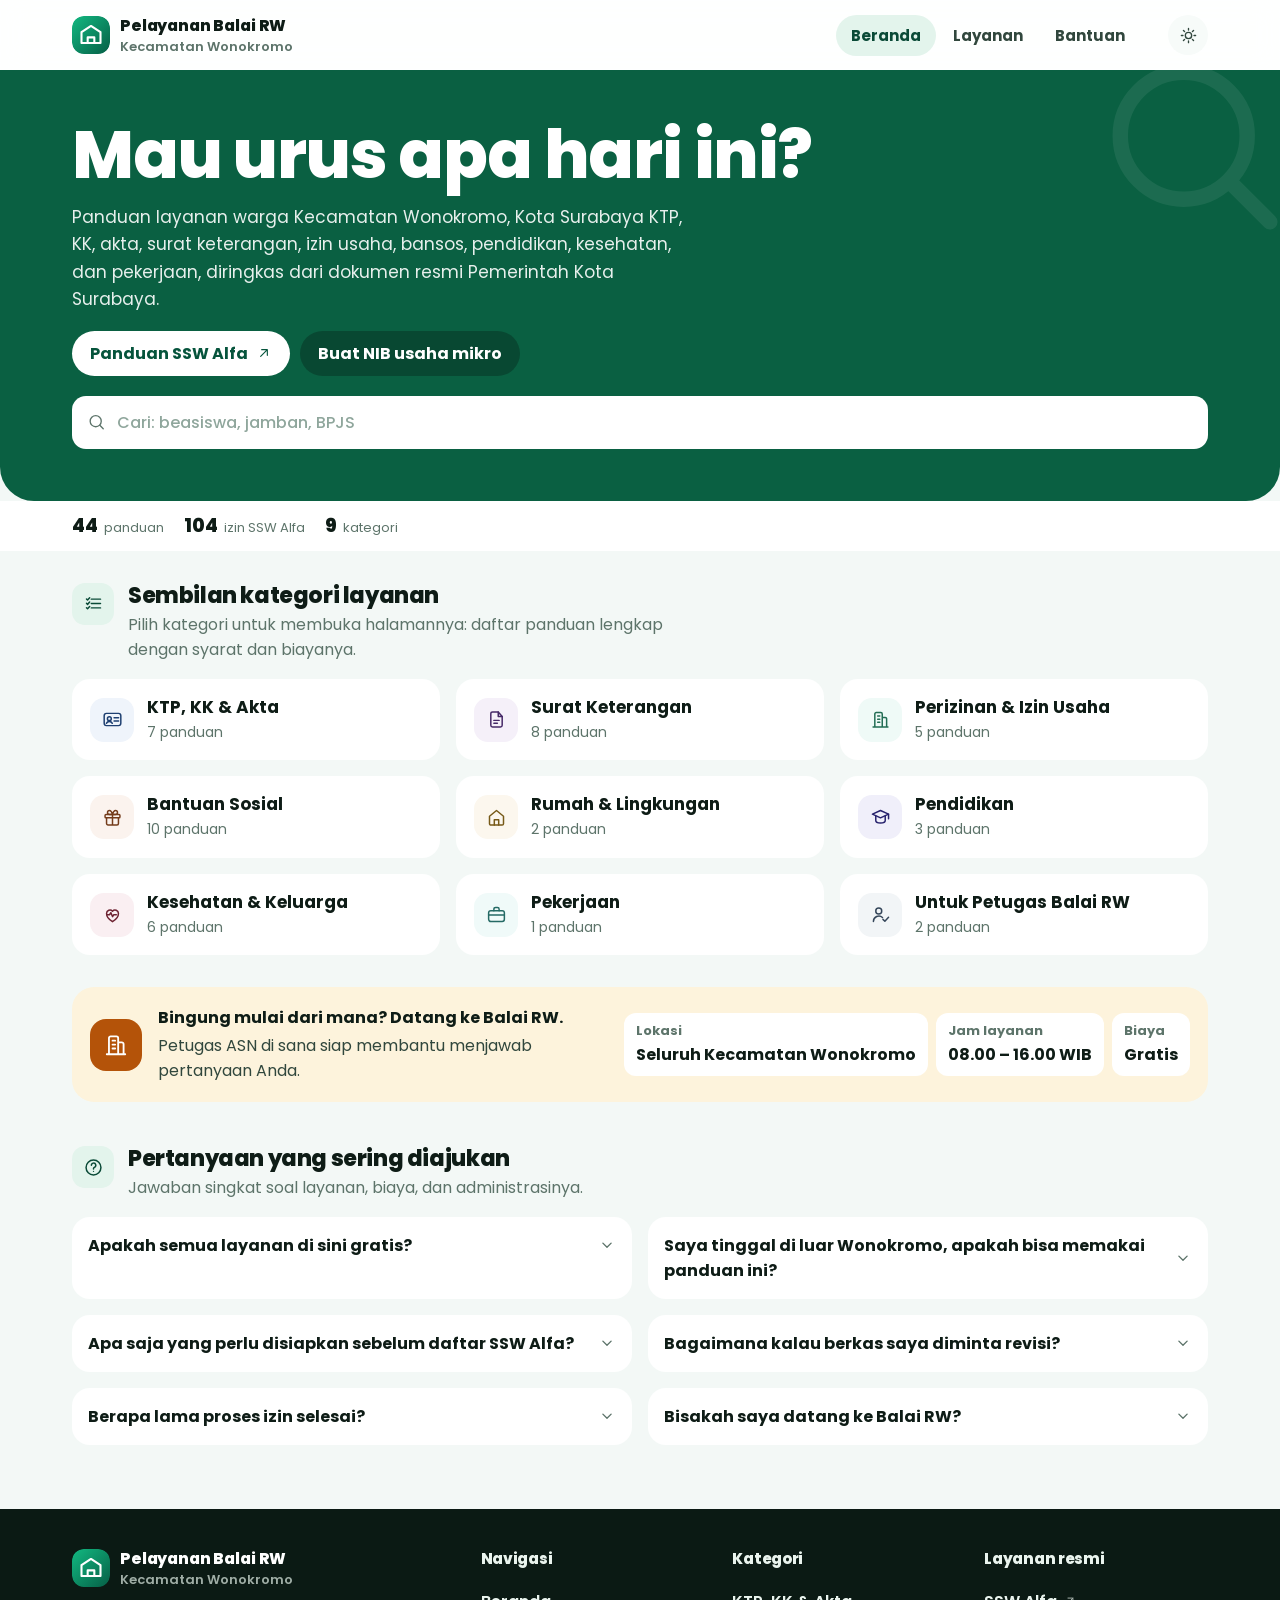
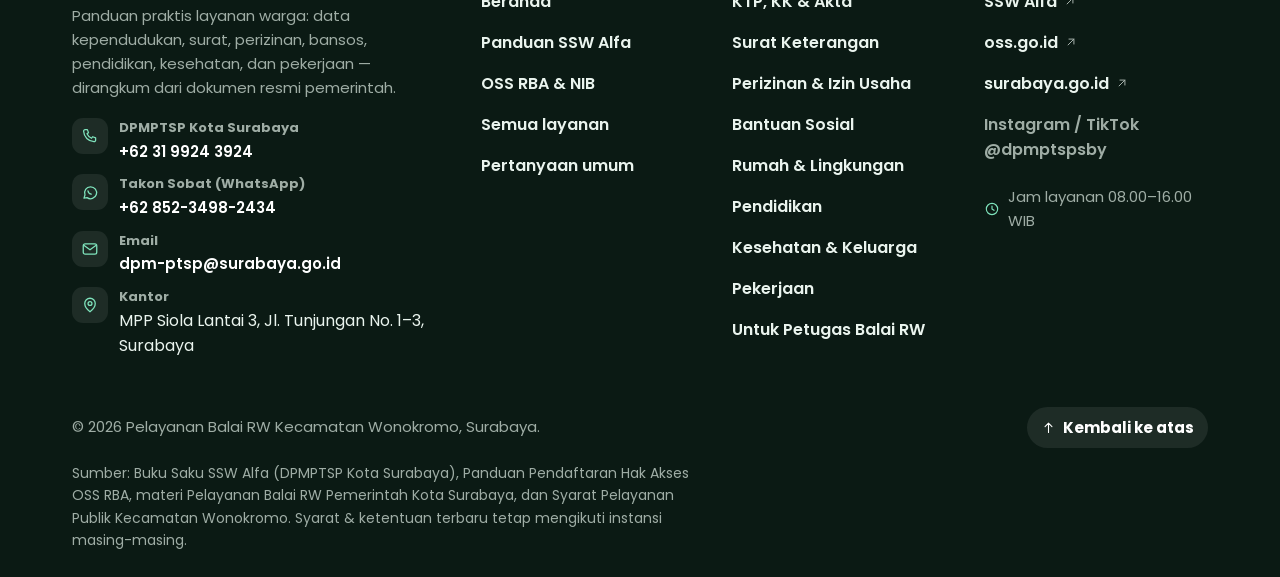
<file: index.html>
<!doctype html>
<html lang="id">
<head>
<meta charset="utf-8">
<meta name="viewport" content="width=device-width, initial-scale=1, viewport-fit=cover">
<meta name="description" content="Panduan layanan warga Kecamatan Wonokromo, Surabaya: KTP, KK, akta, surat keterangan, izin usaha & NIB, cek dan sanggah desil, bansos, beasiswa, dan kesehatan.">
<meta name="author" content="Muhammad Ghifari Iksan, S.Tr.IP., M.A.P.">
<meta name="theme-color" content="#065F46">
<meta property="og:type" content="website">
<meta property="og:site_name" content="Pelayanan Balai RW Wonokromo">
<meta property="og:title" content="Pelayanan Balai RW Kecamatan Wonokromo">
<meta property="og:description" content="Panduan layanan warga Kecamatan Wonokromo, Surabaya: KTP, KK, akta, surat keterangan, izin usaha & NIB, cek dan sanggah desil, bansos, beasiswa, dan kesehatan.">
<meta property="og:url" content="https://pelayanan-balai-rw.netlify.app/">
<meta property="og:locale" content="id_ID">
<link rel="icon" type="image/svg+xml" href="data:image/svg+xml,%3Csvg xmlns='http://www.w3.org/2000/svg' viewBox='0 0 64 64'%3E%3Cdefs%3E%3ClinearGradient id='g' x1='0' y1='0' x2='1' y2='1'%3E%3Cstop offset='0' stop-color='%230E9F6E'/%3E%3Cstop offset='1' stop-color='%23065440'/%3E%3C/linearGradient%3E%3C/defs%3E%3Crect width='64' height='64' rx='16' fill='url(%23g)'/%3E%3Cpath d='M32 14 16 26v22h32V26L32 14Z' fill='none' stroke='%23fff' stroke-width='4' stroke-linejoin='round'/%3E%3Cpath d='M27 48V38h10v10' fill='none' stroke='%23fff' stroke-width='4' stroke-linejoin='round'/%3E%3C/svg%3E">
<title>Pelayanan Balai RW Wonokromo</title>
<link rel="preconnect" href="https://fonts.googleapis.com">
<link rel="preconnect" href="https://fonts.gstatic.com" crossorigin>
<link rel="stylesheet" href="https://fonts.googleapis.com/css2?family=Poppins:wght@400;500;600;700;800&display=swap">
<link rel="stylesheet" href="assets/style.css">
<link rel="manifest" href="manifest.webmanifest">
<meta name="mobile-web-app-capable" content="yes">
<meta name="apple-mobile-web-app-title" content="Balai RW Wonokromo">
<meta name="format-detection" content="telephone=no">
<link rel="apple-touch-icon" href="assets/icons/apple-touch-icon.png">
<link rel="canonical" href="https://pelayanan-balai-rw.netlify.app/">
<meta property="og:image" content="https://pelayanan-balai-rw.netlify.app/assets/icons/icon-512.png">
<meta property="og:image:alt" content="Pelayanan Balai RW Wonokromo">
<script>
/* Tema: set sebelum render agar tidak ada kedipan. ?t=light|dark untuk pratinjau. */
(function(){try{
  var q=new URLSearchParams(location.search).get("t");
  var t=(q==="light"||q==="dark")?q:localStorage.getItem("brw-theme");
  if(t!=="light"&&t!=="dark")t=matchMedia("(prefers-color-scheme: dark)").matches?"dark":"light";
  document.documentElement.dataset.theme=t;
}catch(e){document.documentElement.dataset.theme="light";}})();
</script>
</head>
<body>

<!-- ============ IKON SVG (satu sprite, tanpa dependensi) ============ -->
<svg class="sprite" aria-hidden="true" focusable="false" width="0" height="0"><defs>
  <symbol id="i-search" viewBox="0 0 24 24" fill="none" stroke="currentColor" stroke-width="1.7" stroke-linecap="round" stroke-linejoin="round"><circle cx="11" cy="11" r="7"/><path d="M20.5 20.5 16.2 16.2"/></symbol>
  <symbol id="i-x" viewBox="0 0 24 24" fill="none" stroke="currentColor" stroke-width="1.7" stroke-linecap="round" stroke-linejoin="round"><path d="M6.5 6.5 17.5 17.5M17.5 6.5 6.5 17.5"/></symbol>
  <symbol id="i-menu" viewBox="0 0 24 24" fill="none" stroke="currentColor" stroke-width="1.7" stroke-linecap="round"><path d="M4 7h16M4 12h16M4 17h11"/></symbol>
  <symbol id="i-arrow-right" viewBox="0 0 24 24" fill="none" stroke="currentColor" stroke-width="1.7" stroke-linecap="round" stroke-linejoin="round"><path d="M4.5 12h14M13 6.5l5.5 5.5L13 17.5"/></symbol>
  <symbol id="i-arrow-left" viewBox="0 0 24 24" fill="none" stroke="currentColor" stroke-width="1.7" stroke-linecap="round" stroke-linejoin="round"><path d="M19.5 12h-14M11 6.5 5.5 12 11 17.5"/></symbol>
  <symbol id="i-arrow-up-right" viewBox="0 0 24 24" fill="none" stroke="currentColor" stroke-width="1.7" stroke-linecap="round" stroke-linejoin="round"><path d="M7 17 17 7M8.5 7H17v8.5"/></symbol>
  <symbol id="i-arrow-up" viewBox="0 0 24 24" fill="none" stroke="currentColor" stroke-width="1.7" stroke-linecap="round" stroke-linejoin="round"><path d="M12 20V5M6.5 10.5 12 5l5.5 5.5"/></symbol>
  <symbol id="i-chevron-down" viewBox="0 0 24 24" fill="none" stroke="currentColor" stroke-width="1.8" stroke-linecap="round" stroke-linejoin="round"><path d="M6.5 9.5 12 15l5.5-5.5"/></symbol>
  <symbol id="i-chevron-right" viewBox="0 0 24 24" fill="none" stroke="currentColor" stroke-width="1.8" stroke-linecap="round" stroke-linejoin="round"><path d="M9.5 6.5 15 12l-5.5 5.5"/></symbol>
  <symbol id="i-phone" viewBox="0 0 24 24" fill="none" stroke="currentColor" stroke-width="1.7" stroke-linecap="round" stroke-linejoin="round"><path d="M5.5 3.5h3l1.5 4-2 1.4a12 12 0 0 0 6.1 6.1l1.4-2 4 1.5v3a2 2 0 0 1-2.2 2A14.5 14.5 0 0 1 3.5 5.7a2 2 0 0 1 2-2.2Z"/></symbol>
  <symbol id="i-mail" viewBox="0 0 24 24" fill="none" stroke="currentColor" stroke-width="1.7" stroke-linecap="round" stroke-linejoin="round"><rect x="3" y="5.2" width="18" height="13.6" rx="2.5"/><path d="m4.2 7.4 7.8 5.6 7.8-5.6"/></symbol>
  <symbol id="i-pin" viewBox="0 0 24 24" fill="none" stroke="currentColor" stroke-width="1.7" stroke-linecap="round" stroke-linejoin="round"><path d="M12 21s7-5.4 7-11a7 7 0 1 0-14 0c0 5.6 7 11 7 11Z"/><circle cx="12" cy="10" r="2.6"/></symbol>
  <symbol id="i-clock" viewBox="0 0 24 24" fill="none" stroke="currentColor" stroke-width="1.7" stroke-linecap="round" stroke-linejoin="round"><circle cx="12" cy="12" r="8.5"/><path d="M12 7.5V12l3 2"/></symbol>
  <symbol id="i-chat" viewBox="0 0 24 24" fill="none" stroke="currentColor" stroke-width="1.7" stroke-linecap="round" stroke-linejoin="round"><path d="M4 20.2 5.3 15.8A8 8 0 1 1 8.1 19.5L4 20.2Z"/><path d="M9.3 10.4c.4 2.4 1.9 4 4.4 4.4"/></symbol>
  <symbol id="i-copy" viewBox="0 0 24 24" fill="none" stroke="currentColor" stroke-width="1.7" stroke-linecap="round" stroke-linejoin="round"><rect x="9" y="9" width="11.5" height="11.5" rx="2.5"/><path d="M5.8 15H5.5a1 1 0 0 1-1-1V5.5a1 1 0 0 1 1-1H14a1 1 0 0 1 1 1v.3"/></symbol>
  <symbol id="i-check" viewBox="0 0 24 24" fill="none" stroke="currentColor" stroke-width="1.9" stroke-linecap="round" stroke-linejoin="round"><path d="M5 12.5 9.5 17 19 7"/></symbol>
  <symbol id="i-check-circle" viewBox="0 0 24 24" fill="none" stroke="currentColor" stroke-width="1.7" stroke-linecap="round" stroke-linejoin="round"><circle cx="12" cy="12" r="8.5"/><path d="M8.4 12.2l2.6 2.6 4.6-5.2"/></symbol>
  <symbol id="i-alert" viewBox="0 0 24 24" fill="none" stroke="currentColor" stroke-width="1.7" stroke-linecap="round" stroke-linejoin="round"><path d="M12 4.5 21 19.5H3L12 4.5Z"/><path d="M12 10v4"/><circle cx="12" cy="16.9" r=".7" fill="currentColor" stroke="none"/></symbol>
  <symbol id="i-info" viewBox="0 0 24 24" fill="none" stroke="currentColor" stroke-width="1.7" stroke-linecap="round" stroke-linejoin="round"><circle cx="12" cy="12" r="8.5"/><path d="M12 11.2v5"/><circle cx="12" cy="8.1" r=".8" fill="currentColor" stroke="none"/></symbol>
  <symbol id="i-help" viewBox="0 0 24 24" fill="none" stroke="currentColor" stroke-width="1.7" stroke-linecap="round" stroke-linejoin="round"><circle cx="12" cy="12" r="8.5"/><path d="M9.6 9.5a2.5 2.5 0 1 1 3.4 2.3c-.6.3-1 .9-1 1.6v.4"/><circle cx="12" cy="16.4" r=".8" fill="currentColor" stroke="none"/></symbol>
  <symbol id="i-sun" viewBox="0 0 24 24" fill="none" stroke="currentColor" stroke-width="1.7" stroke-linecap="round" stroke-linejoin="round"><circle cx="12" cy="12" r="4"/><path d="M12 3v2M12 19v2M3 12h2M19 12h2M5.6 5.6 7 7M17 17l1.4 1.4M18.4 5.6 17 7M7 17l-1.4 1.4"/></symbol>
  <symbol id="i-moon" viewBox="0 0 24 24" fill="none" stroke="currentColor" stroke-width="1.7" stroke-linecap="round" stroke-linejoin="round"><path d="M20 13.6A8.2 8.2 0 0 1 10.4 4 8.2 8.2 0 1 0 20 13.6Z"/></symbol>
  <symbol id="i-globe" viewBox="0 0 24 24" fill="none" stroke="currentColor" stroke-width="1.7" stroke-linecap="round" stroke-linejoin="round"><circle cx="12" cy="12" r="8.5"/><path d="M3.5 12h17M12 3.5c2.4 2.3 3.6 5.1 3.6 8.5s-1.2 6.2-3.6 8.5c-2.4-2.3-3.6-5.1-3.6-8.5S9.6 5.8 12 3.5Z"/></symbol>
  <symbol id="i-share" viewBox="0 0 24 24" fill="none" stroke="currentColor" stroke-width="1.7" stroke-linecap="round" stroke-linejoin="round"><circle cx="6.2" cy="12" r="2.6"/><circle cx="17.4" cy="6.2" r="2.6"/><circle cx="17.4" cy="17.8" r="2.6"/><path d="m8.5 10.7 6.6-3.3M8.5 13.3l6.6 3.3"/></symbol>
  <symbol id="i-book" viewBox="0 0 24 24" fill="none" stroke="currentColor" stroke-width="1.7" stroke-linecap="round" stroke-linejoin="round"><path d="M4 5.6A2.2 2.2 0 0 1 6.2 4H11v16H6.2A2.2 2.2 0 0 0 4 21.4V5.6Z"/><path d="M20 5.6A2.2 2.2 0 0 0 17.8 4H13v16h4.8a2.2 2.2 0 0 1 2.2 1.4V5.6Z"/></symbol>
  <symbol id="i-list" viewBox="0 0 24 24" fill="none" stroke="currentColor" stroke-width="1.7" stroke-linecap="round" stroke-linejoin="round"><path d="M9.5 7H20M9.5 12H20M9.5 17H20"/><path d="M4 6.8 5.2 8 7.6 5.4M4 11.8 5.2 13l2.4-2.6M4 16.8 5.2 18l2.4-2.6"/></symbol>
  <symbol id="i-route" viewBox="0 0 24 24" fill="none" stroke="currentColor" stroke-width="1.7" stroke-linecap="round" stroke-linejoin="round"><circle cx="6" cy="6" r="2.5"/><circle cx="18" cy="18" r="2.5"/><path d="M6 8.5V13a4 4 0 0 0 4 4h5.5"/></symbol>
  <symbol id="i-users" viewBox="0 0 24 24" fill="none" stroke="currentColor" stroke-width="1.7" stroke-linecap="round" stroke-linejoin="round"><circle cx="9" cy="8" r="3.2"/><path d="M3.6 19.6a5.4 5.4 0 0 1 10.8 0"/><path d="M16.2 5.4a3.2 3.2 0 0 1 0 5.8M17.6 14.6a5.4 5.4 0 0 1 2.8 4.8"/></symbol>
  <symbol id="i-user-check" viewBox="0 0 24 24" fill="none" stroke="currentColor" stroke-width="1.7" stroke-linecap="round" stroke-linejoin="round"><circle cx="10" cy="8" r="3.4"/><path d="M3.9 20a6.2 6.2 0 0 1 10.4-4.6"/><path d="M14.8 17.6 17 19.8l4.2-4.6"/></symbol>
  <symbol id="i-briefcase" viewBox="0 0 24 24" fill="none" stroke="currentColor" stroke-width="1.7" stroke-linecap="round" stroke-linejoin="round"><rect x="3" y="7.6" width="18" height="12.4" rx="2.5"/><path d="M9 7.6V6a2 2 0 0 1 2-2h2a2 2 0 0 1 2 2v1.6M3 12.6h18"/></symbol>
  <symbol id="i-home" viewBox="0 0 24 24" fill="none" stroke="currentColor" stroke-width="1.7" stroke-linecap="round" stroke-linejoin="round"><path d="M4 10.6 12 4l8 6.6V19a1.6 1.6 0 0 1-1.6 1.6H5.6A1.6 1.6 0 0 1 4 19v-8.4Z"/><path d="M9.5 20.6v-6h5v6"/></symbol>
  <symbol id="i-grad" viewBox="0 0 24 24" fill="none" stroke="currentColor" stroke-width="1.7" stroke-linecap="round" stroke-linejoin="round"><path d="M12 4 2.8 8.2 12 12.4l9.2-4.2L12 4Z"/><path d="M6.6 10.4v4.9c0 1.6 2.4 2.9 5.4 2.9s5.4-1.3 5.4-2.9v-4.9M21.2 8.4v5"/></symbol>
  <symbol id="i-heart" viewBox="0 0 24 24" fill="none" stroke="currentColor" stroke-width="1.7" stroke-linecap="round" stroke-linejoin="round"><path d="M12 20.2S5.2 16 5.2 10.8a3.9 3.9 0 0 1 6.8-2.6 3.9 3.9 0 0 1 6.8 2.6c0 5.2-6.8 9.4-6.8 9.4Z"/><path d="M5.8 12.2h2.9l1.4-2.3 2 4.6 1.4-2.3h2.9"/></symbol>
  <symbol id="i-idcard" viewBox="0 0 24 24" fill="none" stroke="currentColor" stroke-width="1.7" stroke-linecap="round" stroke-linejoin="round"><rect x="2.5" y="5" width="19" height="14" rx="2.6"/><circle cx="8.4" cy="11" r="2.2"/><path d="M5 16.4a3.7 3.7 0 0 1 6.8 0M13.8 10H19M13.8 13.6H19"/></symbol>
  <symbol id="i-file" viewBox="0 0 24 24" fill="none" stroke="currentColor" stroke-width="1.7" stroke-linecap="round" stroke-linejoin="round"><path d="M14 3.5H7.5A2 2 0 0 0 5.5 5.5v13a2 2 0 0 0 2 2h9a2 2 0 0 0 2-2V8.5Z"/><path d="M14 3.5v5h4.5M9 13h6M9 16.4h4"/></symbol>
  <symbol id="i-building" viewBox="0 0 24 24" fill="none" stroke="currentColor" stroke-width="1.7" stroke-linecap="round" stroke-linejoin="round"><path d="M3.5 20.5h17M5.5 20.5V5.6A1.6 1.6 0 0 1 7.1 4h5.3a1.6 1.6 0 0 1 1.6 1.6v14.9M14 9.6h3.4a1.6 1.6 0 0 1 1.6 1.6v9.3M8.8 8h2.4M8.8 11.6h2.4M8.8 15.2h2.4"/></symbol>
  <symbol id="i-gift" viewBox="0 0 24 24" fill="none" stroke="currentColor" stroke-width="1.7" stroke-linecap="round" stroke-linejoin="round"><rect x="3.5" y="8.6" width="17" height="3.8" rx="1"/><path d="M5.2 12.4v6.4a1.7 1.7 0 0 0 1.7 1.7h10.2a1.7 1.7 0 0 0 1.7-1.7v-6.4M12 8.6v11.9M12 8.6s-1.2-4.6-3.4-4.6a2.2 2.2 0 1 0 0 4.6H12ZM12 8.6s1.2-4.6 3.4-4.6a2.2 2.2 0 1 1 0 4.6H12Z"/></symbol>
  <symbol id="i-sparkle" viewBox="0 0 24 24" fill="none" stroke="currentColor" stroke-width="1.7" stroke-linecap="round" stroke-linejoin="round"><path d="M12 3.5 13.8 9l5.7 1.9-5.7 1.9L12 18.5l-1.8-5.7L4.5 10.9 10.2 9 12 3.5Z"/><path d="M18.5 3.5v3M17 5h3"/></symbol>
  <symbol id="i-calendar" viewBox="0 0 24 24" fill="none" stroke="currentColor" stroke-width="1.7" stroke-linecap="round" stroke-linejoin="round"><rect x="3.5" y="5" width="17" height="15.5" rx="2.6"/><path d="M3.5 9.6h17M8 3.5v3M16 3.5v3"/></symbol>
</defs></svg>

<!-- ============ HEADER ============ -->
<header class="head" id="head">
  <div class="wrap head-bar">
    <a class="logo" href="#beranda" data-nav="beranda">
      <span class="logo-mark" aria-hidden="true">
        <svg viewBox="0 0 40 40" focusable="false"><defs><linearGradient id="lg" x1="0" y1="0" x2="1" y2="1"><stop offset="0" stop-color="var(--mark-a)"/><stop offset="1" stop-color="var(--mark-b)"/></linearGradient></defs><rect width="40" height="40" rx="12" fill="url(#lg)"/><path d="M20 10.5 10 17v11.5h20V17L20 10.5Z" fill="none" stroke="#fff" stroke-width="2.2" stroke-linejoin="round"/><path d="M16.5 28.5v-6h7v6" fill="none" stroke="#fff" stroke-width="2.2" stroke-linejoin="round"/></svg>
      </span>
      <span class="logo-txt"><strong>Pelayanan Balai RW</strong><em>Kecamatan Wonokromo</em></span>
    </a>

    <nav class="mainnav" aria-label="Navigasi utama">
      <a href="#beranda" data-nav="beranda">Beranda</a>
      <a href="#layanan" data-nav="layanan">Layanan</a>
      <button type="button" data-nav="bantuan" data-go="bantuan">Bantuan</button>
    </nav>

    <div class="head-tools">
      <button class="ibtn" id="themeBtn" type="button" aria-label="Ganti mode gelap/terang" aria-pressed="false">
        <svg class="ic ic-sun" aria-hidden="true"><use href="#i-sun"/></svg><svg class="ic ic-moon" aria-hidden="true"><use href="#i-moon"/></svg>
      </button>
      <button class="ibtn burger" id="menuBtn" type="button" aria-label="Buka menu" aria-expanded="false" aria-controls="drawer"><svg class="ic" aria-hidden="true"><use href="#i-menu"/></svg></button>
    </div>
  </div>
</header>

<div class="drawer" id="drawer" hidden>
    <div class="drawer-in">
      <p class="drawer-t">Menu</p>
      <a href="#beranda" data-nav="beranda">Beranda</a>
      <a href="#layanan" data-nav="layanan">Semua layanan</a>
      <button type="button" data-go="faq">Pertanyaan umum</button>
      <button type="button" data-nav="bantuan" data-go="bantuan">Kontak bantuan</button>
      <div class="drawer-foot">
        <p>Kantor Wonokromo, Surabaya</p>
        <a href="tel:+623199243924"><svg class="ic" aria-hidden="true"><use href="#i-phone"/></svg> +62 31 9924 3924</a>
        <a href="https://wa.me/6285234982434" target="_blank" rel="noopener"><svg class="ic" aria-hidden="true"><use href="#i-chat"/></svg> Takon Sobat (WhatsApp)</a>
      </div>
    </div>
  </div>

<!-- ================= BERANDA ================= -->
<div data-view="beranda">
  <section class="hero">
    <div class="wrap">
      <h1>Mau urus apa hari ini?</h1>
      <p class="lead">Panduan layanan warga Kecamatan Wonokromo, Kota Surabaya 
        KTP, KK, akta, surat keterangan, izin usaha, bansos, pendidikan, kesehatan, dan pekerjaan, diringkas dari dokumen resmi Pemerintah Kota Surabaya.</p>
      <div class="hero-cta">
        <a class="btn btn-primary" href="#ssw">Panduan SSW Alfa <svg class="ic" aria-hidden="true"><use href="#i-arrow-up-right"/></svg></a>
        <a class="btn btn-soft" href="#oss">Buat NIB usaha mikro</a>
      </div>
      <form class="search hero-search" role="search" id="hsearchHero">
        <label class="sr" for="hq">Cari layanan</label>
        <svg class="ic" aria-hidden="true"><use href="#i-search"/></svg>
        <input id="hq" type="search" placeholder="Cari: beasiswa, jamban, BPJS" autocomplete="off">
        <button class="clr" id="hclr" type="button" aria-label="Hapus pencarian" hidden>×</button>
      </form>
    </div>
    <span class="hero-orn" aria-hidden="true"><svg class="ic"><use href="#i-search"/></svg></span>
  </section>

  <div class="strip">
    <div class="wrap strip-in">
      <div class="stats" id="hstats"></div>
    </div>
  </div>

  <main class="wrap">
    <section class="ksec" id="kategori">
      <div class="sec-h">
        <span class="sec-ic"><svg class="ic" aria-hidden="true"><use href="#i-list"/></svg></span>
        <div><h2>Sembilan kategori layanan</h2><p>Pilih kategori untuk membuka halamannya: daftar panduan lengkap dengan syarat dan biayanya.</p></div>
      </div>
      <div class="kgrid" id="kgrid"></div>
    </section>

    <div id="hout"></div>

    <section class="faqsec" id="faq">
      <div class="sec-h">
        <span class="sec-ic"><svg class="ic" aria-hidden="true"><use href="#i-help"/></svg></span>
        <div><h2>Pertanyaan yang sering diajukan</h2><p>Jawaban singkat soal layanan, biaya, dan administrasinya.</p></div>
      </div>
      <div class="faq">
        <details class="faq-item"><summary>Apakah semua layanan di sini gratis?<svg class="ic" aria-hidden="true"><use href="#i-chevron-down"/></svg></summary><p>Pendampingan dan panduan di Balai RW tidak dipungut biaya. Sebagian izin di SSW Alfa memang menetapkan retribusi daerah; besaran dan syaratnya mengikuti ketentuan instansi pemroses masing-masing.</p></details>
        <details class="faq-item"><summary>Saya tinggal di luar Wonokromo, apakah bisa memakai panduan ini?<svg class="ic" aria-hidden="true"><use href="#i-chevron-down"/></svg></summary><p>Bisa. Langkah dan syarat antar-kecamatan umumnya mirip, tapi beberapa layanan punya daftar syarat khusus. Untuk layanan yang berbeda, konfirmasi dulu ke kecamatan tempat Anda tinggal.</p></details>
        <details class="faq-item"><summary>Apa saja yang perlu disiapkan sebelum daftar SSW Alfa?<svg class="ic" aria-hidden="true"><use href="#i-chevron-down"/></svg></summary><p>Email yang belum pernah terdaftar, nomor HP aktif, KTP (atau paspor), serta berkas persyaratan sesuai layanan yang akan Anda ajukan. Berkasnya boleh berupa foto atau hasil pindai.</p></details>
        <details class="faq-item"><summary>Bagaimana kalau berkas saya diminta revisi?<svg class="ic" aria-hidden="true"><use href="#i-chevron-down"/></svg></summary><p>Tidak perlu daftar ulang. Buka menu <b>Permohonan Saya</b>, baca catatan perbaikan dari petugas, unggah ulang berkas yang diperbaiki, lalu kirim kembali.</p></details>
        <details class="faq-item"><summary>Berapa lama proses izin selesai?<svg class="ic" aria-hidden="true"><use href="#i-chevron-down"/></svg></summary><p>Tergantung instansi yang memproses. Statusnya bisa dipantau langsung di SSW Alfa pada menu <b>Permohonan Saya</b>, termasuk catatan bila masih perlu revisi.</p></details>
        <details class="faq-item"><summary>Bisakah saya datang ke Balai RW?<svg class="ic" aria-hidden="true"><use href="#i-chevron-down"/></svg></summary><p>Bisa. Balai RW tersedia di seluruh RT/RW Kecamatan Wonokromo pada pukul <b>08.00–16.00 WIB</b>. Bawa KTP dan berkas yang akan diurus supaya lebih cepat.</p></details>
      </div>
    </section>
  </main>
</div>

<!-- ================= LAYANAN: katalog semua kategori ================= -->
<div data-view="layanan" hidden>
  <section class="hero hero-l">
    <div class="wrap">
      <a class="back hero-back" href="#beranda"><svg class="ic" aria-hidden="true"><use href="#i-arrow-left"/></svg> Kembali ke Beranda</a>
      <h1>Semua layanan</h1>
      <p class="lead">Sembilan kategori layanan warga Kecamatan Wonokromo — dari KTP sampai izin usaha. Pilih kategori untuk melihat panduannya satu per satu.</p>
      <form class="search hero-search" role="search" id="lsearch">
        <label class="sr" for="lq">Cari layanan</label>
        <svg class="ic" aria-hidden="true"><use href="#i-search"/></svg>
        <input id="lq" type="search" placeholder="Cari layanan: KTP, bansos, jamban" autocomplete="off">
        <button class="clr" id="lclr" type="button" aria-label="Hapus pencarian" hidden>×</button>
      </form>
    </div>
    <span class="hero-orn" aria-hidden="true"><svg class="ic"><use href="#i-list"/></svg></span>
  </section>
  <main class="wrap" id="layananBody"></main>
</div>

<!-- ================= SSW ALFA ================= -->
<div data-view="ssw" hidden>
  <section class="hero">
    <div class="wrap">
      <h1>SSW Alfa</h1>
      <p class="lead">SSW Alfa (Surabaya Single Window Alfa) adalah aplikasi perizinan online Pemerintah Kota Surabaya. Daftar, unggah berkas, pantau status, sampai cetak izin bisa dari rumah tanpa bolak-balik ke kantor.</p>
      <div class="cta">
        <a class="btn btn-primary" href="https://sswalfa.surabaya.go.id" target="_blank" rel="noopener">Buka SSW Alfa <svg class="ic" aria-hidden="true"><use href="#i-arrow-up-right"/></svg></a>
        <button class="btn btn-soft" type="button" data-jump="ssw-layanan"><svg class="ic" aria-hidden="true"><use href="#i-search"/></svg> Cari layanan</button>
      </div>
      <p class="src"><svg class="ic" aria-hidden="true"><use href="#i-book"/></svg> Diringkas dari Buku Saku SSW Alfa, Dinas Penanaman Modal dan Pelayanan Terpadu Satu Pintu Kota Surabaya.</p>
    </div>
    <span class="hero-orn" aria-hidden="true"><svg class="ic"><use href="#i-building"/></svg></span>
  </section>

  <nav class="tabs" aria-label="Bagian panduan SSW Alfa">
    <div class="wrap">
      <button type="button" data-jump="ssw-siapkan">Siapkan</button>
      <button type="button" data-jump="ssw-alur">Alur 4 Tahap</button>
      <button type="button" data-jump="ssw-revisi">Kalau Revisi</button>
      <button type="button" data-jump="ssw-layanan">Daftar Layanan</button>
      <button type="button" data-jump="ssw-bantuan">Bantuan</button>
    </div>
  </nav>

  <main class="wrap">
    <section id="ssw-siapkan">
      <div class="sec-h">
        <span class="sec-ic"><svg class="ic" aria-hidden="true"><use href="#i-list"/></svg></span>
        <div><h2>Siapkan dulu</h2><p>Centang yang sudah siap. Centangan tersimpan di HP Anda.</p></div>
      </div>
      <div class="card">
        <label class="check"><input type="checkbox" id="p1"><span><b>Email aktif</b><small>Belum pernah dipakai daftar di SSW Alfa. Kode aktivasi dikirim ke sini.</small></span></label>
        <label class="check"><input type="checkbox" id="p2"><span><b>Nomor HP aktif</b><small>Nomor pemilik HP ini akan dipakai untuk pemberitahuan status.</small></span></label>
        <label class="check"><input type="checkbox" id="p3"><span><b>KTP (atau paspor)</b><small>Data diri harus benar dan lengkap sesuai dokumen.</small></span></label>
        <label class="check"><input type="checkbox" id="p4"><span><b>Berkas persyaratan</b><small>Dalam bentuk foto atau hasil pindai. Isinya beda-beda tiap layanan.</small></span></label>
      </div>
    </section>

    <section id="ssw-alur">
      <div class="sec-h">
        <span class="sec-ic"><svg class="ic" aria-hidden="true"><use href="#i-route"/></svg></span>
        <div><h2>Alur 4 tahap</h2><p>Tahap 1 dan 2 cukup sekali saja. Selanjutnya tiap mengurus izin langsung ke Tahap 3.</p></div>
      </div>
      <div class="progress" aria-live="polite"><div class="bar"><i id="barFill"></i></div><b id="barText">0/0</b><button class="linkbtn" id="resetBtn" type="button">Ulang</button></div>
      <div class="stages" id="sswStages">
        <article class="stage">
          <div class="stage-h"><div class="num">1</div><div><h3>Buat akun</h3><p>±5 menit · cukup sekali</p></div></div>
          <label class="check"><input type="checkbox" id="s1a"><span>Buka <b>sswalfa.surabaya.go.id</b>, klik <kbd>MASUK</kbd></span></label>
          <label class="check"><input type="checkbox" id="s1b"><span>Di halaman login, klik <kbd>Buat Akun Sekarang</kbd></span></label>
          <label class="check"><input type="checkbox" id="s1c"><span>Isi data akun, centang persetujuan, lalu klik <kbd>Lanjutkan</kbd></span></label>
          <details class="more"><summary>Apa saja yang diisi?<svg class="ic" aria-hidden="true"><use href="#i-chevron-down"/></svg></summary><ol><li>Nama lengkap sesuai KTP</li><li>Email yang belum pernah terdaftar</li><li>Username, minimal 8 karakter</li><li>Nomor HP</li><li>Password, minimal 8 karakter</li><li>Kode captcha</li></ol></details>
          <label class="check"><input type="checkbox" id="s1d"><span>Buka email Anda, salin <b>kode aktivasi</b>, lalu masukkan di halaman Aktivasi Akun<small>Tidak ada di kotak masuk? Cek folder Spam atau Promosi.</small></span></label>
        </article>
        <article class="stage">
          <div class="stage-h"><div class="num">2</div><div><h3>Lengkapi profil</h3><p>Wajib sebelum bisa mengajukan permohonan</p></div></div>
          <label class="check"><input type="checkbox" id="s2a"><span>Login, lalu buka menu <kbd>Profil Pengguna</kbd></span></label>
          <label class="check"><input type="checkbox" id="s2b"><span>Isi identitas diri, lalu simpan</span></label>
          <details class="more"><summary>Apa saja yang diisi?<svg class="ic" aria-hidden="true"><use href="#i-chevron-down"/></svg></summary><ol><li>Jenis identitas (KTP atau paspor) dan nomornya</li><li>Nama lengkap dan nama belakang</li><li>Email, jenis kelamin, tempat dan tanggal lahir</li><li>Provinsi, kabupaten/kota, kecamatan, kelurahan, alamat</li><li>Nomor HP aktif dan pekerjaan</li></ol></details>
        </article>
        <article class="stage">
          <div class="stage-h"><div class="num">3</div><div><h3>Ajukan permohonan</h3><p>Diulang setiap kali mengurus izin baru</p></div></div>
          <label class="check"><input type="checkbox" id="s3a"><span>Klik <kbd>Buat Permohonan</kbd>, pilih layanan yang dibutuhkan<small>Contoh: mahasiswa yang mau magang atau PKL pilih Layanan Penelitian / Magang PKL.</small></span></label>
          <label class="check"><input type="checkbox" id="s3b"><span>Baca <b>syarat administrasi</b> di halaman layanan, pastikan semua berkas sudah ada</span></label>
          <label class="check"><input type="checkbox" id="s3c"><span>Isi <b>data pemohon</b> (NIK, nama, jenis kelamin, alamat, domisili), klik <kbd>Simpan Data</kbd></span></label>
          <label class="check"><input type="checkbox" id="s3d"><span>Isi <b>data anggota</b> dan pilih <b>OPD tujuan</b> jika diminta, lalu simpan<small>OPD (Organisasi Perangkat Daerah) = dinas yang akan memproses izin Anda.</small></span></label>
          <label class="check"><input type="checkbox" id="s3e"><span><b>Unggah berkas</b> persyaratan, klik <kbd>Simpan Data</kbd></span></label>
          <div class="tip"><svg class="ic" aria-hidden="true"><use href="#i-info"/></svg><span>Setiap kali simpan berhasil, muncul tulisan <b>"Berhasil Menyimpan Data!"</b>. Kalau belum muncul, jangan pindah halaman dulu.</span></div>
          <label class="check"><input type="checkbox" id="s3f"><span>Centang pernyataan persetujuan, lalu klik <kbd>Kirim Permohonan</kbd></span></label>
          <label class="check"><input type="checkbox" id="s3g"><span>Unduh dan simpan <b>bukti pendaftaran online</b><small>Ini tanda bahwa permohonan Anda sudah masuk.</small></span></label>
        </article>
        <article class="stage">
          <div class="stage-h"><div class="num">4</div><div><h3>Pantau &amp; cetak izin</h3><p>Cek berkala sampai izin terbit</p></div></div>
          <label class="check"><input type="checkbox" id="s4a"><span>Buka menu <kbd>Permohonan Saya</kbd>, pilih permohonan Anda</span></label>
          <label class="check"><input type="checkbox" id="s4b"><span>Klik <kbd>Detail</kbd> atau <kbd>Riwayat Perjalanan</kbd> untuk melihat status dan catatan petugas</span></label>
          <div class="statuses" aria-label="Arti status"><span class="chip proses">Diproses: tunggu saja</span><span class="chip revisi">Revisi: perbaiki berkas</span><span class="chip terbit">Selesai/Terbit: siap cetak</span></div>
          <label class="check"><input type="checkbox" id="s4c"><span>Kalau sudah terbit, klik <b>nama pengguna</b> di pojok kanan atas, pilih <kbd>Cetak Perizinan Saya</kbd></span></label>
          <label class="check"><input type="checkbox" id="s4d"><span>Pilih izinnya, klik <kbd>Print</kbd> untuk unduh atau cetak<small>Simpan file PDF-nya sebagai arsip supaya bisa dicetak ulang kapan saja.</small></span></label>
        </article>
      </div>
    </section>

    <section id="ssw-revisi">
      <div class="sec-h">
        <span class="sec-ic"><svg class="ic" aria-hidden="true"><use href="#i-check-circle"/></svg></span>
        <div><h2>Kalau berkas diminta revisi</h2><p>Tidak perlu daftar ulang. Cukup perbaiki bagian yang diminta petugas.</p></div>
      </div>
      <div class="card">
        <label class="check"><input type="checkbox" id="r1"><span>Buka <kbd>Permohonan Saya</kbd>, pilih yang berstatus revisi atau pengembalian kelengkapan</span></label>
        <label class="check"><input type="checkbox" id="r2"><span>Baca <b>catatan perbaikan</b> dari petugas di Detail atau Riwayat Perjalanan</span></label>
        <label class="check"><input type="checkbox" id="r3"><span>Siapkan dokumen sesuai catatan, pastikan formatnya sesuai ketentuan</span></label>
        <label class="check"><input type="checkbox" id="r4"><span>Unggah ulang lewat menu sunting/perbaiki permohonan</span></label>
        <label class="check"><input type="checkbox" id="r5"><span>Simpan dan <b>kirim ulang</b>, lalu pantau sampai status berubah jadi proses lanjut atau selesai</span></label>
      </div>
    </section>

    <section id="ssw-layanan">
      <div class="sec-h">
        <span class="sec-ic"><svg class="ic" aria-hidden="true"><use href="#i-search"/></svg></span>
        <div><h2>Daftar layanan SSW Alfa</h2><p>Ketik kata kunci atau pilih salah satu dari 17 kategori.</p></div>
      </div>
      <div class="search">
        <label class="sr" for="q">Cari layanan SSW Alfa</label>
        <svg class="ic" aria-hidden="true"><use href="#i-search"/></svg>
        <input id="q" type="search" placeholder="Contoh: magang, reklame, pohon, IMB" autocomplete="off">
        <button class="clr" id="clr" type="button" aria-label="Hapus pencarian" hidden>×</button>
      </div>
      <div class="quick" id="quick"></div>
      <div id="out" style="margin-top:14px"></div>
      <div class="legend">
        <span><i class="fee n">Tanpa retribusi</i> tidak ada pungutan retribusi daerah</span>
        <span><i class="fee r">Ada retribusi</i> ada biaya yang dibayar ke Pemkot</span>
      </div>
    </section>

    <section id="ssw-bantuan">
      <div class="sec-h">
        <span class="sec-ic"><svg class="ic" aria-hidden="true"><use href="#i-help"/></svg></span>
        <div><h2>Butuh bantuan?</h2><p>Dinas Penanaman Modal dan Pelayanan Terpadu Satu Pintu Kota Surabaya</p></div>
      </div>
      <div class="contact">
        <div class="row"><span class="row-ic"><svg class="ic" aria-hidden="true"><use href="#i-phone"/></svg></span><div><small>Telepon</small><b>+62 31 9924 3924</b></div><button class="copy" data-copy="+623199243924" type="button">Salin</button></div>
        <div class="row"><span class="row-ic"><svg class="ic" aria-hidden="true"><use href="#i-mail"/></svg></span><div><small>Email</small><b>dpm-ptsp@surabaya.go.id</b></div><button class="copy" data-copy="dpm-ptsp@surabaya.go.id" type="button">Salin</button></div>
        <div class="row"><span class="row-ic"><svg class="ic" aria-hidden="true"><use href="#i-globe"/></svg></span><div><small>Situs SSW Alfa</small><b><a href="https://sswalfa.surabaya.go.id" target="_blank" rel="noopener">sswalfa.surabaya.go.id</a></b></div></div>
        <div class="row"><span class="row-ic"><svg class="ic" aria-hidden="true"><use href="#i-pin"/></svg></span><div><small>Datang langsung</small><b>Mal Pelayanan Publik (MPP) Siola Lantai 3, Jalan Tunjungan No. 1–3, Surabaya</b></div></div>
        <div class="row"><span class="row-ic"><svg class="ic" aria-hidden="true"><use href="#i-chat"/></svg></span><div><small>Takon Sobat (konsultasi via WhatsApp)</small><b>+62 852-3498-2434</b></div><button class="copy" data-copy="6285234982434" type="button">Salin</button></div>
        <div class="row"><span class="row-ic"><svg class="ic" aria-hidden="true"><use href="#i-chat"/></svg></span><div><small>Instagram / TikTok</small><b>@dpmptspsby</b></div></div>
      </div>
      <div id="sswShare"></div>
      <div class="callout"><svg class="ic" aria-hidden="true"><use href="#i-sparkle"/></svg><span><b>Bingung buat akun atau pakai SSW Alfa?</b> Minta pendampingan di Balai RW terdekat di Kecamatan Wonokromo, pukul 08.00–16.00 WIB. <a href="#bantuan">Kontak bantuan lainnya <svg class="ic" aria-hidden="true"><use href="#i-arrow-right"/></svg></a></span></div>
    </section>
  </main>
</div>

<!-- ================= OSS RBA ================= -->
<div data-view="oss" hidden>
  <section class="hero">
    <div class="wrap">
      <h1>OSS RBA: Akun &amp; NIB Usaha Mikro</h1>
      <p class="lead">Buat akun OSS, lalu terbitkan NIB (Nomor Induk Berusaha), identitas resmi pelaku usaha untuk memulai atau menjalankan usaha di Indonesia. Mudah, cepat, dan gratis.</p>
      <div class="chips"><span>Gratis</span><span>Bisa didampingi di Balai RW</span></div>
      <div class="cta"><a class="btn btn-primary" href="https://oss.go.id" target="_blank" rel="noopener">Buka oss.go.id <svg class="ic" aria-hidden="true"><use href="#i-arrow-up-right"/></svg></a><button class="btn btn-soft" type="button" data-jump="oss-nib"><svg class="ic" aria-hidden="true"><use href="#i-arrow-right"/></svg> Langsung ke cara buat NIB</button></div>
      <p class="src"><svg class="ic" aria-hidden="true"><use href="#i-book"/></svg> Diringkas dari Panduan Pendaftaran Hak Akses OSS RBA untuk UMK dan infografis 5 Langkah Mudah Membuat NIB Usaha Mikro (DPMPTSP Kota Surabaya).</p>
    </div>
    <span class="hero-orn" aria-hidden="true"><svg class="ic"><use href="#i-briefcase"/></svg></span>
  </section>
  <main class="wrap">
    <section>
      <div class="compare">
        <div class="cmp"><span class="cmp-ic"><svg class="ic" aria-hidden="true"><use href="#i-building"/></svg></span><h3>SSW Alfa</h3><p>Untuk <b>perizinan non berusaha</b> (izin untuk kegiatan di luar tujuan bisnis) dan <b>pelayanan non perizinan</b> (surat keterangan, rekomendasi). Contoh: sewa gedung, reklame insidentil, surat keterangan penelitian.</p></div>
        <div class="cmp hi"><span class="cmp-ic"><svg class="ic" aria-hidden="true"><use href="#i-briefcase"/></svg></span><h3>OSS RBA</h3><p>Untuk <b>perizinan berusaha</b>, termasuk NIB dan PB-UMKU (izin penunjang kegiatan usaha). RBA = <i>Risk-Based Approach</i>: izin disesuaikan dengan tingkat risiko usahanya.</p></div>
      </div>
      <div class="sec-h">
        <span class="sec-ic"><svg class="ic" aria-hidden="true"><use href="#i-user-check"/></svg></span>
        <div><h2>Bagian 1 · Buat akun OSS</h2><p>Registrasi sekali, gratis, cukup NIK dan email aktif.</p></div>
      </div>
      <div class="progress" aria-live="polite"><div class="bar"><i id="ossFill"></i></div><b id="ossText">0/0</b><button class="linkbtn" id="ossReset" type="button">Ulang</button></div>
      <article class="stage" id="ossStage">
        <div class="stage-h"><div class="num">1</div><div><h3>Buka situs &amp; verifikasi data</h3><p>Siapkan NIK dan email aktif</p></div></div>
        <label class="check"><input type="checkbox" id="o1"><span>Buka <b>oss.go.id</b>, klik <kbd>Daftar</kbd> di pojok kanan atas</span></label>
        <label class="check"><input type="checkbox" id="o2"><span>Pilih <b>Jenis Pelaku Usaha</b> (untuk UMK: <kbd>Orang Perseorangan</kbd>), isi NIK dan email, klik <kbd>Verifikasi</kbd></span></label>
        <label class="check"><input type="checkbox" id="o3"><span>Buka email, masukkan <b>6 digit kode verifikasi</b><small>Tidak ada di kotak masuk? Cek folder Spam. Salah ketik email? Klik <b>Ubah Email</b>. Kode bisa dikirim ulang setelah hitung mundur selesai.</small></span></label>
        <div class="stage-h mt"><div class="num">2</div><div><h3>Buat kata sandi</h3></div></div>
        <label class="check"><input type="checkbox" id="o4"><span>Buat kata sandi, ketik ulang di <b>Konfirmasi Kata Sandi</b>, klik <kbd>Lanjut</kbd></span></label>
        <div class="pwrules" aria-label="Syarat kata sandi"><span>min. 8 karakter</span><span>ada huruf</span><span>ada angka</span><span>ada simbol, mis. ! @ # $ %</span></div>
        <div class="stage-h mt"><div class="num">3</div><div><h3>Lengkapi profil pelaku usaha</h3><p>Harus sama persis dengan e-KTP di Dukcapil</p></div></div>
        <label class="check"><input type="checkbox" id="o5"><span>Isi nomor ponsel, nama sesuai KTP, jenis kelamin, dan tanggal lahir<small>NIK sudah terisi otomatis dari langkah verifikasi.</small></span></label>
        <label class="check"><input type="checkbox" id="o6"><span>Isi alamat <b>tanpa RT/RW dan kode pos</b>, lalu pilih provinsi, kabupaten/kota, kecamatan, dan desa/kelurahan<small>Contoh penulisan alamat: Jl. Rusa 1</small></span></label>
        <label class="check"><input type="checkbox" id="o7"><span>Baca Syarat dan Ketentuan serta Kebijakan Privasi, centang persetujuan, lalu klik <kbd>Daftar</kbd></span></label>
        <div class="tip warn"><svg class="ic" aria-hidden="true"><use href="#i-alert"/></svg><span>Warga Negara Asing tidak bisa mendaftar sebagai akun perorangan.</span></div>
      </article>
    </section>

    <section id="oss-nib">
      <div class="sec-h">
        <span class="sec-ic"><svg class="ic" aria-hidden="true"><use href="#i-briefcase"/></svg></span>
        <div><h2>Bagian 2 · Buat NIB Usaha Mikro</h2><p>Sudah punya akun? Login, lalu ikuti 5 langkah ini.</p></div>
      </div>
      <div class="card" style="margin-bottom:16px">
        <label class="check"><input type="checkbox" id="np1"><span><b>NIK</b><small>Nomor Induk Kependudukan</small></span></label>
        <label class="check"><input type="checkbox" id="np2"><span><b>Email aktif</b><small>Untuk pendaftaran dan verifikasi akun OSS.</small></span></label>
        <label class="check"><input type="checkbox" id="np3"><span><b>Foto tampak depan tempat usaha</b><small>Foto lokasi atau tempat usaha yang terlihat jelas.</small></span></label>
        <label class="check"><input type="checkbox" id="np4"><span><b>Nomor HP aktif</b><small>Nomor pemilik HP yang bisa dihubungi petugas.</small></span></label>
        <label class="check"><input type="checkbox" id="np5"><span><b>NPWP</b><small>Bila sudah punya. Kosongkan bila belum.</small></span></label>
        <label class="check"><input type="checkbox" id="np6"><span><b>BPJS Kesehatan / Ketenagakerjaan</b><small>Bila sudah terdaftar.</small></span></label>
      </div>
      <article class="stage" id="ossNib">
        <div class="stage-h"><div class="num">1</div><div><h3>Daftar / login OSS</h3></div></div>
        <label class="check"><input type="checkbox" id="n1"><span>Buka <b>oss.go.id</b>. Belum punya akun? Ikuti Bagian 1. Sudah punya? Langsung klik <kbd>Masuk</kbd></span></label>
        <div class="stage-h mt"><div class="num">2</div><div><h3>Isi data pelaku usaha</h3></div></div>
        <label class="check"><input type="checkbox" id="n2"><span>Lengkapi data identitas sesuai <b>NIK</b> dan data kontak yang diminta sistem</span></label>
        <div class="stage-h mt"><div class="num">3</div><div><h3>Isi lokasi usaha</h3></div></div>
        <label class="check"><input type="checkbox" id="n3a"><span>Tentukan posisi/lokasi usaha di peta</span></label>
        <label class="check"><input type="checkbox" id="n3b"><span>Isi <b>luas lahan</b> dan <b>alamat lengkap</b> (provinsi, kota, kecamatan, kelurahan, kode pos)</span></label>
        <label class="check"><input type="checkbox" id="n3c"><span>Unggah <b>dokumen administrasi</b> dan <b>foto tampak depan</b> usaha</span></label>
        <div class="stage-h mt"><div class="num">4</div><div><h3>Isi kegiatan usaha</h3></div></div>
        <label class="check"><input type="checkbox" id="n4a"><span>Pilih kegiatan usaha dan <b>KBLI</b> yang paling sesuai<small>KBLI = Klasifikasi Baku Lapangan Usaha Indonesia, yaitu kode jenis usaha. Contoh: warung makan, toko kelontong, penjahit.</small></span></label>
        <label class="check"><input type="checkbox" id="n4b"><span>Tentukan lokasi kegiatan, isi nama usaha dan data usaha yang diminta</span></label>
        <label class="check"><input type="checkbox" id="n4c"><span>Pastikan <b>skala usaha: Mikro</b>, lalu periksa hasil validasi risiko oleh sistem</span></label>
        <div class="stage-h mt"><div class="num">5</div><div><h3>Proses &amp; terbitkan NIB</h3></div></div>
        <label class="check"><input type="checkbox" id="n5a"><span>Lengkapi persyaratan dasar/lingkungan yang ditampilkan sistem</span></label>
        <label class="check"><input type="checkbox" id="n5b"><span>Periksa kembali seluruh data</span></label>
        <label class="check"><input type="checkbox" id="n5c"><span>Proses permohonan, klik <kbd>Terbitkan</kbd>, lalu <b>simpan / cetak NIB</b></span></label>
      </article>
      <div class="block">
        <h3><span class="b-ic"><svg class="ic" aria-hidden="true"><use href="#i-alert"/></svg></span>Penting sebelum klik Terbitkan</h3>
        <div class="tip warn"><svg class="ic" aria-hidden="true"><use href="#i-alert"/></svg><span>1. <b>KBLI harus sesuai</b> dengan kegiatan usaha yang sebenarnya.</span></div>
        <div class="tip warn"><svg class="ic" aria-hidden="true"><use href="#i-alert"/></svg><span>2. Data <b>lokasi dan kegiatan usaha</b> harus benar dan sesuai kondisi sebenarnya.</span></div>
        <div class="tip warn"><svg class="ic" aria-hidden="true"><use href="#i-alert"/></svg><span>3. Persyaratan atau izin lanjutan mengikuti <b>tingkat risiko</b> dan jenis kegiatan usaha.</span></div>
        <div class="tip"><svg class="ic" aria-hidden="true"><use href="#i-info"/></svg><span>Pengajuan melalui OSS <b>tidak dipungut biaya</b>.</span></div>
      </div>
    </section>

    <section>
      <div class="sec-h">
        <span class="sec-ic"><svg class="ic" aria-hidden="true"><use href="#i-help"/></svg></span>
        <div><h2>Butuh bantuan?</h2><p>Pendampingan pembuatan NIB di Balai RW se-Kecamatan Wonokromo.</p></div>
      </div>
      <div class="callout"><svg class="ic" aria-hidden="true"><use href="#i-sparkle"/></svg><span><b>Pendampingan pembuatan NIB usaha mikro tersedia di Balai RW seluruh Kecamatan Wonokromo, pukul 08.00–16.00 WIB.</b> Bawa HP, NIK, email aktif, dan foto tempat usaha.</span></div>
      <div class="contact" style="margin-top:12px">
        <div class="row"><span class="row-ic"><svg class="ic" aria-hidden="true"><use href="#i-chat"/></svg></span><div><small>Takon Sobat (konsultasi via WhatsApp)</small><b>+62 852-3498-2434</b></div><button class="copy" data-copy="6285234982434" type="button">Salin</button></div>
      </div>
      <div class="chips" style="margin-top:14px"><a class="btn back" href="#bantuan">Lokasi &amp; kanal bantuan lainnya</a></div>
      <div id="ossShare"></div>
    </section>
  </main>
</div>

<!-- ================= LAYANAN UMUM (diisi dari data) ================= -->
<div data-view="svc" hidden>
  <section class="hero"><span class="hero-orn" aria-hidden="true"><svg class="ic"><use href="#i-list"/></svg></span><div class="wrap dhead" id="svcHead"></div></section>
  <main class="wrap" id="svcBody"></main>
</div>

<!-- ============ FOOTER ============ -->
<footer class="foot">
  <div class="wrap foot-top">
    <div class="foot-brand">
      <a class="logo" href="#beranda">
        <span class="logo-mark" aria-hidden="true">
          <svg viewBox="0 0 40 40" focusable="false"><defs><linearGradient id="lgf" x1="0" y1="0" x2="1" y2="1"><stop offset="0" stop-color="var(--mark-a)"/><stop offset="1" stop-color="var(--mark-b)"/></linearGradient></defs><rect width="40" height="40" rx="12" fill="url(#lgf)"/><path d="M20 10.5 10 17v11.5h20V17L20 10.5Z" fill="none" stroke="#fff" stroke-width="2.2" stroke-linejoin="round"/><path d="M16.5 28.5v-6h7v6" fill="none" stroke="#fff" stroke-width="2.2" stroke-linejoin="round"/></svg>
        </span>
        <span class="logo-txt"><strong>Pelayanan Balai RW</strong><em>Kecamatan Wonokromo</em></span>
      </a>
      <p class="foot-tag">Panduan praktis layanan warga: data kependudukan, surat, perizinan, bansos, pendidikan, kesehatan, dan pekerjaan — dirangkum dari dokumen resmi pemerintah.</p>
      <ul class="foot-contact" id="bantuan">
        <li><span class="row-ic"><svg class="ic" aria-hidden="true"><use href="#i-phone"/></svg></span><div><small>DPMPTSP Kota Surabaya</small><a href="tel:+623199243924">+62 31 9924 3924</a></div></li>
        <li><span class="row-ic"><svg class="ic" aria-hidden="true"><use href="#i-chat"/></svg></span><div><small>Takon Sobat (WhatsApp)</small><a href="https://wa.me/6285234982434" target="_blank" rel="noopener">+62 852-3498-2434</a></div></li>
        <li><span class="row-ic"><svg class="ic" aria-hidden="true"><use href="#i-mail"/></svg></span><div><small>Email</small><a href="mailto:dpm-ptsp@surabaya.go.id">dpm-ptsp@surabaya.go.id</a></div></li>
        <li><span class="row-ic"><svg class="ic" aria-hidden="true"><use href="#i-pin"/></svg></span><div><small>Kantor</small><span>MPP Siola Lantai 3, Jl. Tunjungan No. 1–3, Surabaya</span></div></li>
      </ul>
    </div>

    <nav class="foot-col" aria-label="Navigasi footer">
      <h4>Navigasi</h4>
      <ul>
        <li><a href="#beranda">Beranda</a></li>
        <li><a href="#ssw">Panduan SSW Alfa</a></li>
        <li><a href="#oss">OSS RBA &amp; NIB</a></li>
        <li><a href="#layanan">Semua layanan</a></li>
        <li><button type="button" data-go="faq">Pertanyaan umum</button></li>
      </ul>
    </nav>

    <nav class="foot-col" aria-label="Kategori layanan">
      <h4>Kategori</h4>
      <ul id="footCats"></ul>
    </nav>

    <div class="foot-col">
      <h4>Layanan resmi</h4>
      <ul>
        <li><a href="https://sswalfa.surabaya.go.id" target="_blank" rel="noopener">SSW Alfa <svg class="ic" aria-hidden="true"><use href="#i-arrow-up-right"/></svg></a></li>
        <li><a href="https://oss.go.id" target="_blank" rel="noopener">oss.go.id <svg class="ic" aria-hidden="true"><use href="#i-arrow-up-right"/></svg></a></li>
        <li><a href="https://surabaya.go.id" target="_blank" rel="noopener">surabaya.go.id <svg class="ic" aria-hidden="true"><use href="#i-arrow-up-right"/></svg></a></li>
        <li><span class="foot-static">Instagram / TikTok @dpmptspsby</span></li>
      </ul>
      <p class="foot-hours"><svg class="ic" aria-hidden="true"><use href="#i-clock"/></svg> Jam layanan 08.00–16.00 WIB</p>
    </div>
  </div>

  <div class="foot-bottom">
    <div class="wrap foot-bottom-in">
      <p>© 2026 Pelayanan Balai RW Kecamatan Wonokromo, Surabaya.</p>
      <button class="totop" id="totop" type="button"><svg class="ic" aria-hidden="true"><use href="#i-arrow-up"/></svg> Kembali ke atas</button>
    </div>
    <div class="wrap foot-note">
      <p>Sumber: Buku Saku SSW Alfa (DPMPTSP Kota Surabaya), Panduan Pendaftaran Hak Akses OSS RBA, materi Pelayanan Balai RW Pemerintah Kota Surabaya, dan Syarat Pelayanan Publik Kecamatan Wonokromo. Syarat &amp; ketentuan terbaru tetap mengikuti instansi masing-masing.</p>
    </div>
  </div>
</footer>

<div class="toast" id="toast" role="status"></div>

<script src="assets/data.js"></script>
<script src="assets/app.js"></script>
<script>
/* PWA: register offline cache (hanya di https) */
if ("serviceWorker" in navigator && location.protocol === "https:") {
  addEventListener("load", () => { navigator.serviceWorker.register("./sw.js").catch(() => {}); });
}
</script>
</body>
</html>
</file>
<file: assets/style.css>
/* ============================================================
   Pelayanan Balai RW Wonokromo — design system v3
   Token-driven · light + dark · line-icon system · modern shell
   ============================================================ */
:root{
  color-scheme:light;
  /* Netral */
  --bg:#F3F8F6; --band:#ECF4F0; --surface:#FFFFFF; --surface-2:#F7FBF9;
  --ink:#0E1C16; --ink-2:#31473D; --muted:#5D746A;
  --line:#E0EBE4; --line-2:#C9DCD2;
  /* Brand */
  --brand:#0E9F6E; --brand-deep:#065F46; --brand-soft:#E3F4EC; --brand-ink:#0A4A37;
  --on-brand:#FFFFFF;
  /* Aksen */
  --accent:#B45309; --accent-ink:#8A4B08; --accent-soft:#FDF3DC; --accent-line:#EFDFAF; --on-accent:#FFFFFF;
  --ok:#0A7A4B; --warn:#9A5B13; --warn-soft:#FAEEDA;
  /* Hero */
  --hero-from:#0A6042; --hero-to:#12A87A;
  --hero-ink:#FFFFFF; --hero-ink-2:rgba(255,255,255,.90); --hero-ink-3:rgba(255,255,255,.75);
  --hero-card:rgba(255,255,255,.12);
  /* Bentuk & bayangan */
  --r-xs:8px; --r-sm:12px; --r-md:16px; --r-lg:22px; --pill:999px;
  --mark-a:#12B981; --mark-b:#065F46;
  /* sorot navigasi */
  --nav-glow:var(--brand-soft); --nav-glow-ink:var(--brand-ink);
  /* footer */
  --foot-bg:#0B1A14; --foot-fg:#EAF4EE; --foot-dim:rgba(216,230,222,.72);
  --foot-accent:#7FE3BC; --foot-line:rgba(216,230,222,.16); --foot-raise:rgba(255,255,255,.08);
  --sh-1:0 1px 2px rgba(13,35,26,.05), 0 10px 26px -18px rgba(13,35,26,.28);
  --sh-2:0 2px 6px rgba(13,35,26,.06), 0 18px 38px -20px rgba(13,35,26,.34);
  --ring:0 0 0 4px rgba(14,159,110,.16);
  /* Warna kategori (disusun dari hue per grup) */
  --cat-l:40%; --cat-t:96%; --cat-d:28%; --satf:1;
  /* Tipografi */
  --f-display:"Poppins", system-ui, sans-serif;
  --f-body:"Poppins", system-ui, -apple-system,"Segoe UI",Roboto,sans-serif;
  --t-2xs:13px; --t-xs:14px; --t-sm:15px; --t-md:16px; --t-base:16px;
}
[data-theme="dark"]{
  color-scheme:dark;
  --bg:#0A1411; --band:#0E1B16; --surface:#121F1A; --surface-2:#16261F;
  --ink:#E7F1EB; --ink-2:#C2D3CA; --muted:#90A79D;
  --line:#1E322A; --line-2:#284035;
  --brand:#34CE95; --brand-deep:#12855E; --brand-soft:#12291F; --brand-ink:#8FE4C0;
  --on-brand:#04231A;
  --accent:#F0B65B; --accent-ink:#F6D49B; --accent-soft:#231C11; --accent-line:#3A2D14; --on-accent:#3A2A08;
  --ok:#4FD79E; --warn:#F0B65B; --warn-soft:#241C11;
  --hero-from:#0B1A14; --hero-to:#0F2C21;
  --hero-ink:#EAF6EF; --hero-ink-2:rgba(234,246,239,.88); --hero-ink-3:rgba(234,246,239,.66);
  --hero-card:rgba(255,255,255,.055);
  --sh-1:0 1px 2px rgba(0,0,0,.5), 0 10px 26px -18px rgba(0,0,0,.7);
  --sh-2:0 2px 6px rgba(0,0,0,.55), 0 18px 38px -20px rgba(0,0,0,.8);
  --ring:0 0 0 4px rgba(52,206,149,.18);
  --cat-l:52%; --cat-t:15%; --cat-d:74%; --satf:.72;
}
/* Halaman layanan: seluruh palet (terutama mode gelap) ikut warna banner */
[data-hue]{
  /* tombol utama, checkbox, progres, chip — ikut warna halaman */
  --brand:hsl(var(--page-h) calc(var(--page-s) * .9) 33%);
  --brand-deep:hsl(var(--page-h) calc(var(--page-s) * .9) 25%);
  --brand-soft:hsl(var(--page-h) calc(var(--page-s) * .75) 94%);
  --brand-ink:hsl(var(--page-h) calc(var(--page-s) * .9) 25%);
  --on-brand:#FFFFFF;
  --nav-glow:hsl(var(--page-h) calc(var(--page-s) * .6) 95%);
  --nav-glow-ink:hsl(var(--page-h) calc(var(--page-s) * .8) 28%);
  --foot-bg:hsl(var(--page-h) calc(var(--page-s) * .75) 8%);
  --foot-fg:hsl(var(--page-h) 16% 89%);
  --foot-dim:hsl(var(--page-h) 12% 76% / .78);
  --foot-accent:hsl(var(--page-h) 46% 70%);
  --foot-line:hsl(var(--page-h) 24% 62% / .2);
  --foot-raise:hsl(var(--page-h) 30% 82% / .1);
}
[data-theme="dark"][data-hue]{
  --brand:hsl(var(--page-h) calc(var(--page-s) * .5) 52%);
  --brand-deep:hsl(var(--page-h) calc(var(--page-s) * .45) 42%);
  --brand-soft:hsl(var(--page-h) calc(var(--page-s) * .4) 16%);
  --brand-ink:hsl(var(--page-h) calc(var(--page-s) * .45) 82%);
  --on-brand:hsl(var(--page-h) 40% 8%);
  --bg:hsl(var(--page-h) calc(var(--page-s) * .34) 6.5%);
  --band:hsl(var(--page-h) calc(var(--page-s) * .3) 9%);
  --surface:hsl(var(--page-h) calc(var(--page-s) * .26) 10.5%);
  --surface-2:hsl(var(--page-h) calc(var(--page-s) * .24) 13.5%);
  --line:hsl(var(--page-h) calc(var(--page-s) * .3) 18%);
  --line-2:hsl(var(--page-h) calc(var(--page-s) * .3) 25%);
  --ink:hsl(var(--page-h) 22% 92%);
  --ink-2:hsl(var(--page-h) 16% 79%);
  --muted:hsl(var(--page-h) 12% 64%);
  --nav-glow:hsl(var(--page-h) calc(var(--page-s) * .45) 16%);
  --nav-glow-ink:hsl(var(--page-h) calc(var(--page-s) * .5) 80%);
  --foot-bg:hsl(var(--page-h) calc(var(--page-s) * .6) 4.5%);
  --foot-fg:hsl(var(--page-h) 14% 88%);
  --foot-dim:hsl(var(--page-h) 12% 74% / .7);
  --foot-accent:hsl(var(--page-h) 50% 72%);
  --foot-line:hsl(var(--page-h) 20% 60% / .16);
  --foot-raise:hsl(var(--page-h) 30% 80% / .09);
}
/* Warna kategori turunan */
[data-cat]{
  --c:hsl(var(--ch), var(--csat), var(--cat-l));
  --cs:hsl(var(--ch), calc(var(--csat) * var(--satf)), var(--cat-t));
  --cd:hsl(var(--ch), calc(var(--csat) * var(--satf)), var(--cat-d));
}

/* ============ Base ============ */
*{box-sizing:border-box}
html{-webkit-text-size-adjust:100%;text-size-adjust:100%;scroll-behavior:smooth}
body{margin:0;background:var(--bg);color:var(--ink);font-family:var(--f-body);font-size:var(--t-base);line-height:1.6;overflow-wrap:anywhere;-webkit-font-smoothing:antialiased}
img{max-width:100%}
[hidden]{display:none!important}
a{color:var(--brand-deep)}
[data-theme="dark"] a{color:var(--brand-ink)}
:focus-visible{outline:2.5px solid var(--brand);outline-offset:2px;border-radius:8px}
*{-webkit-tap-highlight-color:transparent}
a,button,summary,label.check,input{touch-action:manipulation}
input[type="search"]::-webkit-search-cancel-button,input[type="search"]::-webkit-search-decoration{-webkit-appearance:none;height:0;width:0}
.sprite{position:absolute;width:0;height:0;overflow:hidden}
.ic{width:1.1em;height:1.1em;flex:none;display:inline-block;vertical-align:-.16em}
.sr{position:absolute;width:1px;height:1px;margin:-1px;padding:0;overflow:hidden;clip:rect(0 0 0 0);white-space:nowrap;border:0}
.wrap{max-width:780px;margin:0 auto;padding-inline:16px}
h1,h2,h3,h4{font-family:var(--f-display);font-weight:800;line-height:1.14;letter-spacing:-.018em;margin:0;text-wrap:balance}
kbd{font:700 var(--t-xs) var(--f-body);background:var(--brand-soft);color:var(--brand-ink);padding:2px 7px;border-radius:6px;white-space:nowrap}

/* ============ Tombol ============ */
.btn{display:inline-flex;align-items:center;justify-content:center;gap:8px;font:700 var(--t-md) var(--f-body);min-height:44px;padding:10px 18px;border-radius:var(--pill);text-decoration:none;border:0;cursor:pointer;background:var(--brand);color:var(--on-brand);transition:transform .12s,filter .12s}
.btn-soft{background:var(--brand-soft);color:var(--brand-ink)}
.btn.back,.back{display:inline-flex;align-items:center;gap:7px;font:700 var(--t-sm) var(--f-body);color:var(--brand-ink);background:var(--brand-soft);border:0;padding:9px 14px;border-radius:var(--pill);cursor:pointer;text-decoration:none;min-height:38px;white-space:nowrap}
.back .ic{width:15px;height:15px}
.hero .btn{background:#fff;color:var(--hero-btn-ink,#06543C)}
[data-hue] .hero{--hero-btn-ink:hsl(var(--page-h) calc(var(--page-s) * .9) 24%)}
.hero .btn-soft{background:rgba(0,0,0,.25);color:var(--hero-ink)}
/* Tombol kembali di dalam banner (katalog → beranda, lapis 3 → kategori): ikut gaya tombol lembut banner */
.hero .hero-back{background:rgba(0,0,0,.25);color:var(--hero-ink);margin:0 0 2px}
.hero .btn .ic{width:1em;height:1em}

/* ============ Judul bagian ============ */
.sec-h{display:flex;gap:14px;align-items:flex-start;margin-bottom:16px}
.sec-ic{flex:none;width:42px;height:42px;border-radius:13px;display:grid;place-items:center;background:var(--cs,var(--brand-soft));color:var(--cd,var(--brand-ink))}
.sec-ic .ic{width:21px;height:21px}
.sec-h h2{font-size:22px}
.sec-h p{margin:4px 0 0;color:var(--muted);font-size:var(--t-md);max-width:56ch}
section{padding-top:34px;scroll-margin-top:118px}

/* ============ Header ============ */
.head{position:sticky;top:0;z-index:60;background:color-mix(in srgb,var(--surface) 90%,transparent);backdrop-filter:saturate(1.6) blur(14px);-webkit-backdrop-filter:saturate(1.6) blur(14px)}
.head-bar{display:flex;align-items:center;gap:12px;min-height:62px}
.logo{display:flex;align-items:center;gap:10px;text-decoration:none;color:var(--ink);min-width:0}
.logo-mark{width:38px;height:38px;flex:none;border-radius:12px;overflow:hidden}
.logo-mark svg{display:block;width:100%;height:100%}
.logo-txt{display:flex;flex-direction:column;line-height:1.15;min-width:0;overflow:hidden}
.logo-txt strong{font:800 15.5px var(--f-display);letter-spacing:-.01em;white-space:nowrap;overflow:hidden;text-overflow:ellipsis}
.logo-txt em{font:600 var(--t-2xs) var(--f-body);font-style:normal;color:var(--muted);white-space:nowrap;overflow:hidden;text-overflow:ellipsis}
.mainnav{display:none;margin-left:auto;align-items:center;gap:2px}
.mainnav a,.mainnav button{display:inline-flex;align-items:center;gap:6px;font:700 var(--t-sm) var(--f-body);color:var(--ink-2);background:none;border:0;padding:9px 15px;border-radius:var(--pill);cursor:pointer;text-decoration:none;white-space:nowrap}
.mainnav a.on,.mainnav button.on,.mainnav a[aria-current="page"]{background:var(--nav-glow);color:var(--nav-glow-ink)}
.head-tools{display:flex;align-items:center;gap:8px;margin-left:auto}
.ibtn{width:40px;height:40px;border-radius:var(--pill);display:grid;place-items:center;background:var(--surface-2);border:0;color:var(--ink-2);cursor:pointer;transition:background .12s,color .12s}
.ibtn .ic{width:19px;height:19px}
#themeBtn .ic-moon{display:none}
[data-theme="dark"] #themeBtn .ic-sun{display:none}
[data-theme="dark"] #themeBtn .ic-moon{display:block}
[data-theme="dark"] #themeBtn{background:var(--brand-soft);color:var(--brand-ink);border-color:transparent}
.burger{display:none}
/* Drawer */
.drawer{position:fixed;inset:0;z-index:70;background:rgba(8,20,16,.5);animation:fade .18s ease-out}
.drawer-in{position:absolute;inset:0 0 0 auto;width:min(320px,86vw);background:var(--surface);padding:20px 18px calc(20px + env(safe-area-inset-bottom));overflow-y:auto;display:flex;flex-direction:column;gap:2px;animation:slidein .22s cubic-bezier(.2,.7,.3,1);box-shadow:var(--sh-2)} /* taste-skill-ignore: shadow — drawer adalah overlay sungguhan */
@keyframes slidein{from{transform:translateX(24px);opacity:.6}to{transform:none;opacity:1}}
@keyframes fade{from{opacity:0}to{opacity:1}}
.drawer-t{font:800 var(--t-sm) var(--f-body);color:var(--muted);margin:0 0 8px;padding-inline:12px}
.drawer-in a,.drawer-in button{display:flex;align-items:center;gap:10px;font:700 15px var(--f-body);color:var(--ink);text-decoration:none;background:none;border:0;text-align:left;padding:13px 12px;border-radius:var(--r-sm);cursor:pointer;width:100%}
.drawer-in a:active,.drawer-in button:active{background:var(--brand-soft)}
.drawer-foot{margin-top:auto;padding:16px 12px 0;color:var(--muted);font-size:var(--t-sm)}
.drawer-foot p{margin:0 0 8px}
.drawer-foot a{font:600 var(--t-sm) var(--f-body);color:var(--ink-2);padding:6px 0;gap:8px}
.drawer-foot .ic{width:16px;height:16px;color:var(--brand)}

/* ============ Banner ============ */
/* Banner hero: teks penuh, tanpa foto (v9.1) — fokus ke satu tugas, yaitu pilih layanan */
.hero{position:relative;background:var(--hero-from);color:var(--hero-ink);padding-block:24px 28px;border-radius:0 0 var(--r-lg) var(--r-lg);overflow:hidden}
.hero[data-cat]{--hero-from:hsl(var(--ch) calc(var(--csat) * .75) 24%)}
[data-theme="dark"] .hero[data-cat]{--hero-from:hsl(var(--ch) 26% 9%)}
/* Ornamen banner (v9.2): glyph ikon situs diperbesar dan samar di sisi kanan banner — digunting sudutnya. Operator minta sedikit hiasan; ini hiasan yang relevan (ikon halaman itu sendiri, diganti di route()), bukan blob. Lapisan teks selalu di atasnya. Glyph mengikuti --hero-ink agar terbaca di banner terang/gelap. */
.hero-orn{position:absolute;z-index:0;right:-22px;top:-34px;width:clamp(112px,17vw,240px);aspect-ratio:1;pointer-events:none;user-select:none}
.hero-orn .ic{width:100%;height:100%;color:var(--hero-ink);opacity:.07}
.hero>.wrap{position:relative;z-index:1}
.hero h1{font-size:clamp(30px,8vw,38px);color:var(--hero-ink)}
.lead{margin:11px 0 0;max-width:56ch;font-size:var(--t-md);color:var(--hero-ink-2)}
.hero-cta,.cta{display:flex;flex-wrap:wrap;gap:10px;margin-top:18px}
.chips{display:flex;flex-wrap:wrap;gap:8px;margin-top:16px}
.chips span{font:700 var(--t-xs) var(--f-body);background:var(--hero-card);color:var(--hero-ink);padding:6px 12px;border-radius:var(--pill)}
.src{display:flex;align-items:flex-start;gap:8px;font-size:var(--t-xs);color:var(--hero-ink-3);margin:16px 0 0;max-width:56em}
.src .ic{width:15px;height:15px;margin-top:2px;flex:none}
/* Pencarian di dalam banner: satu kolom input rata */
.search{position:relative}
.search>.ic{position:absolute;left:15px;top:50%;transform:translateY(-50%);width:19px;height:19px;color:var(--muted);pointer-events:none}
.search input{width:100%;font:500 var(--t-base) var(--f-body);color:var(--ink);background:var(--surface);border:1.5px solid transparent;border-radius:14px;padding:13px 44px 13px 44px;min-height:52px}
.search input::placeholder{color:#8FA69C}
.search input:focus{outline:none;border-color:var(--brand);box-shadow:var(--ring)} /* taste-skill-ignore: shadow — cincin fokus a11y, bukan elevasi */
.clr{position:absolute;right:10px;top:50%;transform:translateY(-50%);width:40px;height:40px;display:grid;place-items:center;background:none;border:0;font-size:20px;color:var(--muted);cursor:pointer;border-radius:var(--pill)}
/* ============ Strip putih di bawah banner (statistik) ============ */
.strip{background:var(--surface)}
.strip-in{display:flex;flex-wrap:wrap;align-items:center;gap:10px 20px;padding-block:13px}
.quick{display:flex;flex-wrap:wrap;gap:7px;min-width:0}
.quick button{font:700 var(--t-sm) var(--f-body);color:var(--ink-2);background:var(--surface-2);border:0;padding:7px 13px;border-radius:var(--pill);cursor:pointer;min-height:36px;transition:background .12s,transform .12s,color .12s}
.quick button:hover{color:var(--brand-ink);background:var(--brand-soft)}
.stats{display:flex;align-items:baseline;flex:none;gap:10px 20px}
.stats div{display:flex;align-items:baseline;gap:6px;min-width:0}
.stats b{font:800 19px var(--f-display);font-variant-numeric:tabular-nums;color:var(--ink);line-height:1;white-space:nowrap}
.stats span{font-size:var(--t-2xs);color:var(--muted);line-height:1.2}

/* ============ Grid kategori ============ */
main.wrap{padding-bottom:44px}
.ksec{padding-top:32px}
.kgrid{display:grid;grid-template-columns:repeat(2,minmax(0,1fr));gap:12px}
/* Judul kartu memakai warna tinta, bukan warna tautan */
a.kcard,a.tile,a.item,a.cat{color:var(--ink)}
/* Kartu kategori: chip ikon + teks, ikon disusun warna kategori agar kategori mudah dikenali warga */
.kcard{position:relative;display:flex;align-items:center;gap:13px;text-align:left;background:var(--surface);border-radius:18px;padding:15px 16px;cursor:pointer;color:var(--ink);font:inherit;box-shadow:none;text-decoration:none;transition:transform .14s,box-shadow .14s;min-width:0}
.kcard-ic{flex:none;width:44px;height:44px;border-radius:14px;display:grid;place-items:center;background:var(--cs);color:var(--cd)}
.kcard-ic .ic{width:21px;height:21px}
.kcard-b{display:block;min-width:0;padding-right:12px}
.kcard-b b{display:block;font-size:17px;font-weight:700;line-height:1.3;transition:color .14s}
.kcard-b small{display:block;color:var(--muted);font-size:var(--t-xs);margin-top:3px}

/* ============ Info Balai RW ============ */
.rwcard{margin-top:32px;display:flex;flex-wrap:wrap;align-items:center;gap:16px;background:var(--accent-soft);border-radius:22px;padding:18px}
.rw-ic{flex:none;width:52px;height:52px;border-radius:16px;display:grid;place-items:center;background:var(--accent);color:#fff}
.rw-ic .ic{width:26px;height:26px}
.rwtop{flex:1 1 260px;min-width:0}
.rwtop b{display:block;font-size:var(--t-base)}
.rwtop span{display:block;color:var(--ink-2);font-size:var(--t-md);margin-top:2px}
.rwfacts{display:flex;flex-wrap:wrap;gap:8px;margin-left:auto}
.rwfacts div{background:var(--surface);border-radius:var(--r-sm);padding:8px 12px;min-width:0}
.rwfacts small{display:block;color:var(--muted);font-size:var(--t-2xs);font-weight:700}
.rwfacts b{font-size:var(--t-md);font-variant-numeric:tabular-nums}

/* ============ Kartu panduan (tiles) ============ */
.grid{display:grid;grid-template-columns:repeat(auto-fill,minmax(216px,1fr));gap:12px}
.tile{position:relative;display:block;background:var(--surface);border-radius:20px;padding:17px 18px;text-decoration:none;color:var(--ink);min-width:0;box-shadow:none;transition:transform .14s,box-shadow .14s}
.tile b{display:block;font-size:16px;font-weight:700;line-height:1.35;padding-right:20px;transition:color .14s}
.tile small{display:block;color:var(--muted);font-size:var(--t-sm);line-height:1.55;margin-top:6px}
.tile .ch{display:inline-block;margin-top:13px;font:800 var(--t-2xs) var(--f-body);color:var(--cd);background:var(--cs);padding:4px 11px;border-radius:var(--pill)}
.tile .go{position:absolute;right:15px;top:15px;font:700 15px var(--f-body);color:var(--cd);opacity:0;transition:opacity .14s}

/* ============ Tabs (sub-nav halaman) ============ */
.tabs{position:sticky;top:62px;z-index:40;background:var(--bg)}
.tabs .wrap{display:flex;gap:6px;overflow-x:auto;padding-block:10px;scrollbar-width:none;overscroll-behavior-x:contain}
.tabs .wrap::-webkit-scrollbar{display:none}
.tabs button{flex:none;font:700 var(--t-sm) var(--f-body);color:var(--muted);background:var(--surface);border:0;padding:8px 14px;border-radius:var(--pill);cursor:pointer;min-height:40px}
.tabs button.on{color:var(--brand-ink);background:var(--brand-soft)}

/* ============ Checklist ============ */
.card{background:var(--surface);border-radius:20px;padding:4px 16px}
.check{display:flex;gap:12px;align-items:flex-start;padding:13px 2px;cursor:pointer}
.check input{appearance:none;flex:none;width:22px;height:22px;margin-top:2px;border:1.6px solid var(--brand);border-radius:7px;display:grid;place-content:center;cursor:pointer;background:var(--surface)}
.check input::after{content:"";width:6px;height:11px;border:solid #fff;border-width:0 2.4px 2.4px 0;transform:rotate(45deg) translate(-1px,-1px) scale(0);transition:transform .15s}
.check input:checked{background:var(--brand)}
.check input:checked::after{transform:rotate(45deg) translate(-1px,-1px) scale(1)}
.check input:checked+span b,.check input:checked+span{color:var(--ink-2)}
.check span{min-width:0;line-height:1.55}
.check span b{font-weight:700}
.check small{display:block;color:var(--muted);font-size:var(--t-sm);font-weight:400;margin-top:2px}

/* ============ Progres & tahapan ============ */
.progress{display:flex;align-items:center;gap:12px;background:var(--surface);border-radius:20px;padding:12px 16px;margin-bottom:16px}
.bar{flex:1;height:8px;background:var(--brand-soft);border-radius:var(--pill);overflow:hidden}
.bar i{display:block;height:100%;width:0;background:var(--brand);border-radius:var(--pill);transition:width .25s}
.progress b{font-variant-numeric:tabular-nums;font-size:var(--t-sm);white-space:nowrap}
.linkbtn{background:none;border:0;color:var(--muted);font:600 var(--t-xs) var(--f-body);cursor:pointer;text-decoration:underline;padding:4px}
.stages{display:grid;gap:14px}
.stage{background:var(--surface);border-radius:20px;padding:16px 16px 8px}
.stage-h{display:flex;gap:12px;align-items:center;margin-bottom:6px}
.stage-h.mt{margin-top:16px}
.num{flex:none;width:40px;height:40px;border-radius:12px;background:var(--brand);color:var(--on-brand);display:grid;place-items:center;font:800 18px var(--f-display)}
.stage.done .num{background:var(--accent)}
.stage-h h3{font-size:19px}
.stage-h p{margin:0;font-size:var(--t-sm);color:var(--muted)}
details.more{margin:0 0 12px 58px;font-size:var(--t-md)}
summary{cursor:pointer;list-style:none}
summary::-webkit-details-marker{display:none}
details.more summary{display:flex;align-items:center;gap:6px;color:var(--brand-deep);font-weight:700;padding:6px 0}
[data-theme="dark"] details.more summary{color:var(--brand-ink)}
details.more summary .ic{width:16px;height:16px;transition:transform .15s}
details.more[open] summary .ic{transform:rotate(180deg)}
details.more ol{margin:6px 0 4px;padding-left:20px}

/* ============ Status & aturan ============ */
.statuses{display:flex;flex-wrap:wrap;gap:8px;margin:4px 0 10px 58px}
.chip{font:700 var(--t-xs) var(--f-body);padding:5px 11px;border-radius:var(--pill)}
.chip.proses{background:var(--brand-soft);color:var(--ok)}
.chip.revisi{background:var(--warn-soft);color:var(--warn)}
.chip.terbit{background:var(--accent-soft);color:var(--accent-ink)}
.pwrules{display:flex;flex-wrap:wrap;gap:6px;margin:0 0 10px 58px}
.pwrules span{font:700 var(--t-xs) var(--f-body);background:var(--brand-soft);color:var(--brand-ink);padding:4px 10px;border-radius:var(--pill)}

/* ============ Info & callout ============ */
.tip{display:flex;gap:10px;align-items:flex-start;background:var(--brand-soft);color:var(--brand-ink);border-radius:var(--r-sm);padding:12px 14px;font-size:var(--t-md);margin-top:10px}
.tip .ic{width:18px;height:18px;margin-top:2px;flex:none;opacity:.9}
.tip.warn{background:var(--warn-soft);color:var(--warn)}
.callout{display:flex;gap:12px;align-items:flex-start;background:var(--accent-soft);border-radius:var(--r-md);padding:14px 16px;font-size:var(--t-md);color:var(--ink-2);margin-top:16px}
.callout .ic{width:20px;height:20px;flex:none;margin-top:2px;color:var(--accent)}
.callout a{font-weight:700;display:inline-flex;align-items:center;gap:5px;white-space:nowrap}
.callout a .ic{width:15px;height:15px}

/* ============ SSW vs OSS ============ */
.compare{display:grid;grid-template-columns:repeat(auto-fit,minmax(240px,1fr));gap:12px;margin-top:18px}
.cmp{position:relative;background:var(--surface);border-radius:20px;padding:16px 16px 18px;min-width:0}
.cmp-ic{position:absolute;right:14px;top:14px;width:34px;height:34px;border-radius:11px;display:grid;place-items:center;background:var(--brand-soft);color:var(--brand-ink)}
.cmp-ic .ic{width:18px;height:18px}
.cmp h3{font-size:18px}
.cmp p{margin:8px 0 0;font-size:var(--t-md);color:var(--muted);max-width:44ch}
.cmp p b{color:var(--ink-2)}
.compare + .sec-h{margin-top:36px}
.cmp.hi{background:var(--accent-soft)}
.cmp.hi .cmp-ic{background:var(--accent-soft);color:var(--accent-ink)}

/* ============ Pencari layanan SSW ============ */
.cats{display:grid;grid-template-columns:repeat(auto-fill,minmax(150px,1fr));gap:10px}
.cat{display:flex;flex-direction:column;gap:2px;text-align:left;background:var(--surface);border-radius:18px;padding:13px 15px;cursor:pointer;color:var(--ink);font:inherit;min-width:0}
.cat b{font-size:var(--t-md);line-height:1.4;font-weight:700;transition:color .14s}
.cat small{color:var(--muted);font-size:var(--t-xs)}
.results{display:flex;flex-direction:column;gap:8px}
.res-h{display:flex;align-items:center;justify-content:space-between;gap:10px;margin:18px 0 10px;flex-wrap:wrap}
.res-h h3{font-size:18px}
.item{background:var(--surface);border-radius:18px;padding:13px 15px;display:flex;gap:10px;justify-content:space-between;align-items:flex-start;text-decoration:none;color:var(--ink)}
.item div{min-width:0}
.item .nm{font-weight:600;font-size:16px;line-height:1.4;transition:color .14s}
.item .ct{font-size:var(--t-xs);color:var(--muted);margin-top:3px}
.fee{flex:none;font:800 var(--t-2xs) var(--f-body);font-style:normal;padding:4px 10px;border-radius:var(--pill);white-space:nowrap;margin-top:2px}
.fee.n{background:var(--brand-soft);color:var(--ok)}
.fee.r{background:var(--accent-soft);color:var(--accent-ink)}
.empty{background:var(--surface-2);border-radius:18px;padding:24px 18px;text-align:center;color:var(--muted)}
.legend{display:flex;flex-wrap:wrap;gap:14px;font-size:var(--t-sm);color:var(--muted);margin-top:16px}
.legend span{display:inline-flex;gap:7px;align-items:center}

/* ============ Kontak, salin, bagikan ============ */
.contact{display:grid;gap:10px}
.row{display:flex;gap:12px;align-items:center;background:var(--surface);border-radius:18px;padding:13px 15px}
.row-ic{flex:none;width:36px;height:36px;border-radius:11px;display:grid;place-items:center;background:var(--brand-soft);color:var(--brand-ink)}
.row-ic .ic{width:18px;height:18px}
.row div{flex:1;min-width:0}
.row small{display:block;color:var(--muted);font-size:var(--t-2xs);font-weight:700}
.row b{font-weight:600;word-break:break-word;font-size:var(--t-md)}
.copy{flex:none;font:600 var(--t-sm) var(--f-body);background:var(--brand);color:var(--on-brand);border:0;padding:8px 14px;border-radius:var(--pill);cursor:pointer;min-height:38px}
.block .copy{background:var(--brand-soft);color:var(--brand-ink)}
.share{display:flex;flex-wrap:wrap;align-items:center;gap:8px;margin-top:16px;padding:12px 14px;background:var(--surface-2);border-radius:18px}
.share>span{font-size:var(--t-sm);color:var(--muted);font-weight:700;margin-right:2px}
.share .btn{font-size:var(--t-sm);min-height:38px;padding:8px 13px;box-shadow:none}
.share .wa{background:#1DA851;color:#fff}
.share .cp{background:var(--brand-soft);color:var(--brand-ink)}

/* ============ Halaman layanan ============ */
.dhead h1{font-size:clamp(28px,6.5vw,46px);color:var(--hero-ink);margin-top:14px}
.crumbs{display:flex;flex-wrap:wrap;align-items:center;gap:8px;font-size:var(--t-xs);color:var(--hero-ink-3);margin-top:16px}
.crumbs a,.crumbs button{color:var(--hero-ink-2);text-decoration:none;font-weight:600;font-size:var(--t-xs);background:none;border:0;padding:0;cursor:pointer}
.crumbs a:hover,.crumbs button:hover{color:#fff;text-decoration:underline}
.crumbs button{text-decoration:underline}
.crumbs .ic{width:13px;height:13px;opacity:.7}
.crumbs span{color:var(--hero-ink-3)}
.dgrid{display:flex;flex-direction:column}
.dmain,.dside{display:contents}
.o1{order:1}.o2{order:2}.o3{order:3}.o4{order:4}.o5{order:5}.o6{order:6}.o7{order:7}.o8{order:8}
.block{background:var(--surface);border-radius:20px;padding:18px;margin-top:14px}
.block h3{font-size:18px;margin-bottom:12px;display:flex;gap:10px;align-items:center}
.b-ic{flex:none;width:32px;height:32px;border-radius:10px;display:grid;place-items:center;background:var(--cs,var(--brand-soft));color:var(--cd,var(--brand-ink))}
.b-ic .ic{width:17px;height:17px}
.block ul{margin:0;padding-left:20px}
.block li{padding:3px 0}
.flow{list-style:none;margin:0;padding:0}
.flow li{display:flex;gap:14px;padding:0 0 16px;position:relative}
.flow li:last-child{padding-bottom:0}
.flow li:not(:last-child)::before{content:"";position:absolute;left:15px;top:34px;bottom:6px;width:2px;background:var(--line-2)}
.flow .n{flex:none;width:32px;height:32px;border-radius:10px;background:var(--c);color:var(--on-brand);display:grid;place-items:center;font:800 14px var(--f-display);position:relative;z-index:1}
.flow li div{min-width:0;padding-top:2px}
.who{display:inline-block;font:700 var(--t-2xs) var(--f-body);color:var(--cd);background:var(--cs);padding:3px 9px;border-radius:var(--pill);margin-bottom:5px}
.flow p{margin:0}
.kv{display:grid;grid-template-columns:minmax(0,1fr) auto;gap:9px 16px;font-size:var(--t-md)}
.kv b{font-variant-numeric:tabular-nums;text-align:right;color:var(--cd)}
.kv span{min-width:0}
details.x{padding-top:8px;margin-top:8px}
details.x summary{font-weight:700;color:var(--brand-deep);padding:10px 0;font-size:var(--t-md);display:flex;align-items:center;gap:8px}
[data-theme="dark"] details.x summary{color:var(--brand-ink)}
details.x summary::after{content:"";margin-left:auto;width:8px;height:8px;border-right:1.8px solid currentColor;border-bottom:1.8px solid currentColor;transform:rotate(45deg) translateY(-2px);transition:transform .15s;flex:none}
details.x[open] summary::after{transform:rotate(225deg) translate(-2px,-2px)}
details.x ul{margin:2px 0 8px;font-size:var(--t-md)}
.src-note{font-size:var(--t-sm);color:var(--muted);margin:16px 0 0;display:flex;gap:8px;align-items:center;flex-wrap:wrap}
.src-note .ic{width:15px;height:15px}

/* ============ FAQ ============ */
.faqsec{padding-top:44px}
.faq{display:grid;gap:12px}
.faq-item{background:var(--surface);border-radius:18px;overflow:hidden}
.faq-item summary{display:flex;align-items:center;gap:12px;font:700 var(--t-md) var(--f-body);color:var(--ink);padding:16px;cursor:pointer;list-style:none}
.faq-item summary::-webkit-details-marker{display:none}
.faq-item summary .ic{margin-left:auto;width:18px;height:18px;color:var(--muted);transition:transform .18s}
.faq-item[open] summary .ic{transform:rotate(180deg);color:var(--brand)}
.faq-item p{margin:0 16px;padding:5px 0 18px;border-top:1px solid var(--line);color:var(--muted);font-size:var(--t-md);max-width:70ch} /* taste-skill-ignore: hairline — pemisah pertanyaan dan jawaban accordion yang terbuka */

/* ============ Halaman Layanan (katalog kategori) ============ */
.hero .search{margin-top:20px;position:relative;z-index:1}
/* Napas di bawah banner katalog: baris kartu tidak menempel ke banner; pill "Semua kategori" kini tumpang tindih dengan penyokongan ini */
#layananBody{padding-top:clamp(24px,4vw,32px)}
.lay-back{margin:0 0 14px}
/* Ikon pencari izin mengikat baris judul, bukan tengah blok teks 3 baris */
.lay-ssw .row-ic{align-self:flex-start;margin-top:-5px}
.lay-ssw{display:flex;flex-wrap:wrap;align-items:center;gap:14px;background:var(--surface);border-radius:20px;padding:16px 18px;margin-top:26px}
.lay-ssw div{flex:1 1 260px;min-width:0}
.lay-ssw b{display:block;font-size:var(--t-md)}
/* selektor div: agar .lay-ssw span tidak menimpa display:grid chip .row-ic (penyebab ikon tak persis di tengah chip) */
.lay-ssw div span{display:block;color:var(--muted);font-size:var(--t-sm);margin-top:2px}
.lay-ssw .btn{flex:none}

/* ============ Footer ============ */
.foot{background:var(--foot-bg);color:var(--foot-fg);padding-top:38px;margin-top:20px}
[data-theme="dark"] .foot{border-top:0}
.foot-top{display:grid;gap:28px;padding-bottom:30px}
.foot .logo{color:#fff}
.foot .logo-mark{box-shadow:none}
.foot .logo-txt em{color:var(--foot-dim)}
.foot-tag{margin:14px 0 0;font-size:var(--t-sm);color:var(--foot-dim);max-width:42ch}
.foot-contact{list-style:none;margin:18px 0 0;padding:0;display:grid;gap:10px}
.foot-contact li{display:flex;gap:11px;align-items:flex-start}
.foot-contact .row-ic{background:var(--foot-raise);color:var(--foot-accent)}
.foot-contact small{display:block;color:var(--foot-dim);font-size:var(--t-2xs);font-weight:700}
.foot-contact a,.foot-contact span.d{font-size:var(--t-sm);font-weight:600;color:#fff;text-decoration:none}
.foot-contact a:hover{color:var(--foot-accent)}
.foot-col h4{font:800 var(--t-sm) var(--f-body);color:var(--foot-fg);margin-bottom:12px}
.foot-col ul{list-style:none;margin:0;padding:0;display:grid;gap:2px}
.foot-col a,.foot-col button,.foot-static{display:flex;align-items:center;gap:6px;font:600 var(--t-md) var(--f-body);color:var(--foot-fg);background:none;border:0;padding:7px 0;cursor:pointer;text-decoration:none;text-align:left;width:100%}
.foot-col a .ic{width:14px;height:14px;opacity:.7}
.foot-col a:hover,.foot-col button:hover{color:var(--foot-accent)}
.foot-static{cursor:default;color:var(--foot-dim)}
.foot-hours{display:flex;align-items:center;gap:8px;font-size:var(--t-sm);color:var(--foot-dim);margin:16px 0 0}
.foot-hours .ic{width:16px;height:16px;color:var(--foot-accent)}
.foot-bottom{padding-block:18px 26px}
.foot-bottom-in{display:flex;flex-wrap:wrap;align-items:center;gap:10px 18px;font-size:var(--t-sm);color:var(--foot-dim)}
.foot-bottom-in p{margin:0}
.totop{display:inline-flex;align-items:center;gap:7px;margin-left:auto;font:700 var(--t-sm) var(--f-body);color:#fff;background:var(--foot-raise);border:0;padding:9px 14px;border-radius:var(--pill);cursor:pointer}
.totop:hover{background:var(--foot-line)}
.totop .ic{width:15px;height:15px}
.foot-note{margin-top:14px}
.foot-note p{margin:0;font-size:var(--t-xs);color:var(--foot-dim);max-width:70ch}

/* ============ Toast ============ */
.toast{position:fixed;left:50%;bottom:calc(env(safe-area-inset-bottom,0px) + 26px);transform:translateX(-50%);background:var(--ink);color:var(--bg);padding:11px 18px;border-radius:var(--pill);font-size:var(--t-md);font-weight:700;opacity:0;transition:opacity .2s;pointer-events:none;z-index:99;max-width:calc(100vw - 40px);text-align:center;box-shadow:var(--sh-2)} /* taste-skill-ignore: shadow — toast adalah overlay sungguhan */

/* ============ Interaksi ============ */
.btn:active,.quick button:active,.copy:active,.clr:active,.kcard:active,.cat:active{transform:scale(.97)}
.tile:active{transform:scale(.99)}
.kcard,.tile,.cat,.item,.btn,.quick button,.copy,.ibtn{transition:transform .12s,box-shadow .12s,border-color .12s,background .12s}
@media (hover:hover){
  .kcard:hover{transform:translateY(-3px);box-shadow:var(--sh-2)} /* taste-skill-ignore: shadow — lift hanya saat hover, bukan keadaan diam */
  .kcard:hover .kcard-ic{background:var(--cd);color:var(--cs)}
  .kcard:hover .kcard-b b{color:var(--cd)}
  .tile:hover{transform:translateY(-3px);box-shadow:var(--sh-2)} /* taste-skill-ignore: shadow — lift hanya saat hover, bukan keadaan diam */
  .tile:hover .go{opacity:1}
  .tile:hover b{color:var(--cd)}
  .cat:hover,.item:hover{box-shadow:var(--sh-1)} /* taste-skill-ignore: shadow — sorotan hover kartu daftar, bukan keadaan diam */
  .cat:hover b,.item:hover .nm{color:var(--brand-ink)}
  .mainnav a:hover,.mainnav button:hover{color:var(--brand-ink);background:var(--surface-2)}
  .ibtn:hover{background:var(--brand-soft);color:var(--brand-ink)}
  .btn:hover{filter:brightness(1.04)}
}

/* ============ Responsif ============ */
@media (min-width:640px){
  .kgrid{grid-template-columns:repeat(3,minmax(0,1fr))}
  .cats{grid-template-columns:repeat(auto-fill,minmax(180px,1fr))}
  .foot-top{grid-template-columns:repeat(2,minmax(0,1fr))}
}
@media (max-width:1023px){
  .burger{display:grid}
}
@media (max-width:639px){
  .strip-in{gap:12px;padding-block:12px}
  .stats{width:100%;justify-content:space-between}
}
@media (min-width:1024px){
  .wrap{max-width:1200px;padding-inline:32px}
  .head-bar{min-height:70px}
  .mainnav{display:flex}
  .head-tools{margin-left:16px}
  #sbtn{display:none}
  .burger{display:none}
  .hero{padding-block:48px 52px;border-radius:0 0 34px 34px}
  .hero h1{font-size:clamp(42px,5.4vw,66px)}
  .lead{font-size:17px}
  .strip-in{padding-block:15px}
  section{padding-top:44px;scroll-margin-top:132px}
  /* FAQ dua kolom di layar lebar */
  /* tanpa align-items:start: kartu sebaris sama tinggi, jarak antar baris seragam di kedua kolom */
  .faq{grid-template-columns:repeat(2,minmax(0,1fr));gap:16px}
  .kgrid{grid-template-columns:repeat(3,minmax(0,1fr));gap:16px}
  .kcard{padding:17px 18px}
  .grid{grid-template-columns:repeat(auto-fill,minmax(272px,1fr));gap:16px}
  .tabs{top:70px}
  .stages{grid-template-columns:repeat(2,minmax(0,1fr));gap:16px;align-items:start}
  .contact{grid-template-columns:repeat(2,minmax(0,1fr))}
  [data-view="ssw"] main.wrap,[data-view="oss"] main.wrap{max-width:1120px}
  .dgrid{display:grid;grid-template-columns:minmax(0,1.55fr) minmax(300px,1fr);gap:24px;align-items:start;padding-top:8px}
  .dgrid.solo{grid-template-columns:minmax(0,1fr);max-width:860px}
  .dmain,.dside{display:block;min-width:0}
  .dside{position:sticky;top:90px}
  .dmain>.block:first-child,.dside>.block:first-child{margin-top:16px}
  .foot-top{grid-template-columns:minmax(0,1.7fr) repeat(3,minmax(0,1fr))}
}
@media (min-width:1440px){
  .kgrid{grid-template-columns:repeat(4,minmax(0,1fr))}
}
@media (max-width:430px){
  .logo-txt em{display:none}
  .kgrid{grid-template-columns:repeat(2,minmax(0,1fr));gap:8px}
  .kcard{padding:13px 12px;gap:8px}
  .kcard-ic{width:36px;height:36px;border-radius:12px}
  .kcard-ic .ic{width:19px;height:19px}
  .kcard-b{padding-right:0}
  .kcard-b b{font-size:15px;hyphens:auto} /* padang 360 sekarang muat utuh; hyphens cadangan utk rentang lebih sempit bila kamus device aktif */
  .block{padding:15px}
  .stage{padding:14px 14px 6px}
  .stats b{font-size:18px}
  .kv{grid-template-columns:1fr}
  .kv b{text-align:left}
  .sec-h h2{font-size:20px}
  .search input{font-size:16px}
}
@media (max-width:360px){
  .wrap{padding-inline:14px}
  .hero{padding-block:24px 28px}
  .logo-txt strong{font-size:14px}
  .stage-h h3{font-size:18px}
  .block h3{font-size:17px}
}
@media (prefers-reduced-motion:reduce){
  *{transition:none!important;animation:none!important}
  html{scroll-behavior:auto}
}
</file>
